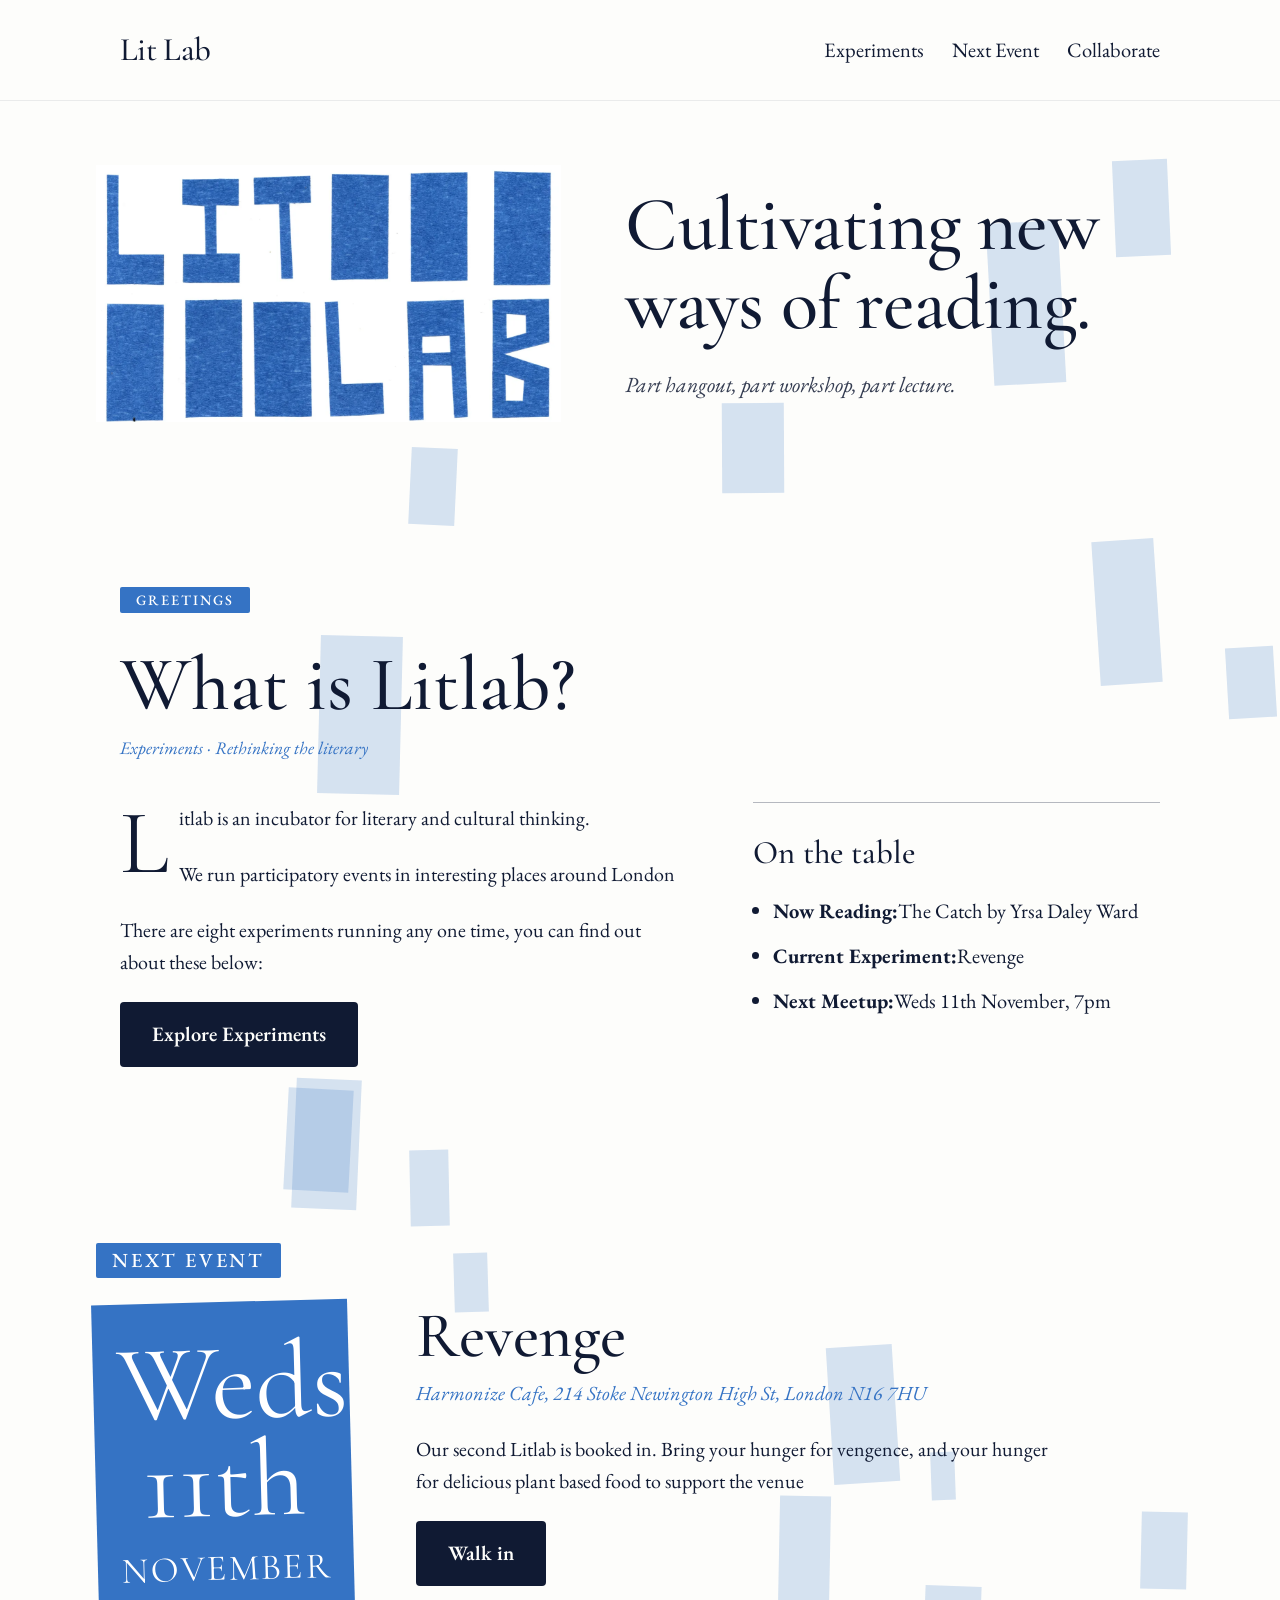
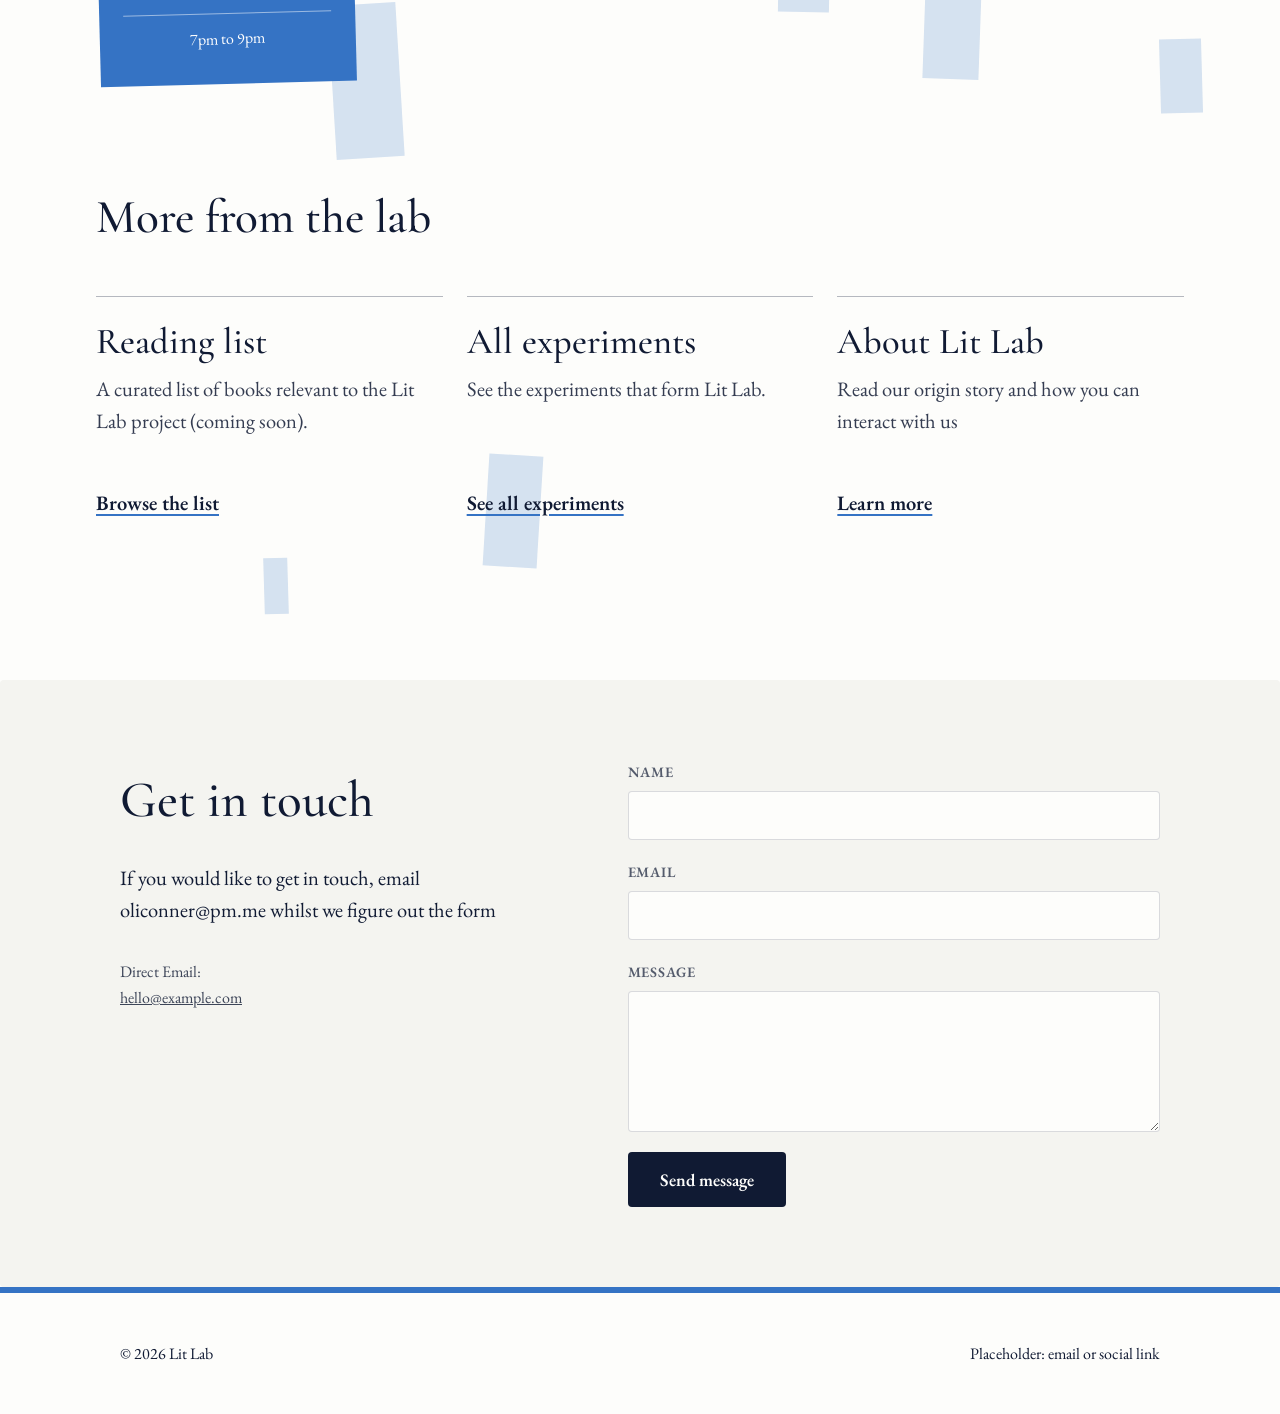
<file: index.html>
<!DOCTYPE html>
<html lang="en">
<head>
<meta charset="utf-8">
<meta name="viewport" content="width=device-width, initial-scale=1">
<title>Lit Lab</title>
<link rel="preconnect" href="https://fonts.googleapis.com">
<link rel="preconnect" href="https://fonts.gstatic.com" crossorigin>
<link href="https://fonts.googleapis.com/css2?family=Cormorant+Garamond:ital,wght@0,500;0,600;1,500&family=EB+Garamond:ital,wght@0,400;0,500;0,600;1,400&display=swap" rel="stylesheet">
<link rel="stylesheet" href="styles.css">
</head>
<body>
<div id="tape-bg" aria-hidden="true"></div>

<header>
  <div class="wrap">
    <a class="wordmark" href="#">Lit Lab</a>
    <nav>
      <a href="experiments.html">Experiments</a>
      <a href="#event">Next Event</a>
      <a href="collaborate.html">Collaborate</a>
    </nav>
  </div>
</header>

<main>
  <section class="wrap hero">
    <!-- Pulling litlab-logo.png directly from your repository root folder -->
    <img src="litlab-logo.png" alt="Lit Lab logo: blue paper-cut letters spelling LIT LAB">
    <div>
      <h1>Cultivating new ways of reading.</h1>
      <p>Part hangout, part workshop, part lecture.</p>
    </div>
  </section>

  <!-- ============================================================
       CURRENT EXPERIMENT SECTION
       ============================================================ -->
  <section class="week" id="experiment">
    <div class="wrap">
      <p class="week-label">Greetings</p>
      <h2>What is Litlab?</h2>
      <p class="byline">Experiments &middot; Rethinking the literary</p>

      <div class="week-body">
        <div>
           <p>Litlab is an incubator for literary and cultural thinking.</p>
          <p>We run participatory events in interesting places around London</p>
          <p>There are eight experiments running any one time, you can find out about these below:</p>
        <a class="ticket-btn" href="experiments.html" target="_blank" rel="noopener">Explore Experiments</a>
        </div>
        <aside>
          <h3>On the table</h3>
          <ul>
            <li><strong>Now Reading:</strong>The Catch by Yrsa Daley Ward</li>
            <li><strong>Current Experiment:</strong>Revenge</li>
            <li><strong>Next Meetup:</strong>Weds 11th November, 7pm</li>
          </ul>
        </aside>
      </div>
    </div>
  </section>

  <!-- ============================================================
       NEXT EVENT SECTION: edit the date, title, venue, description
       and the ticket link (Eventbrite, OutSavvy, Luma, etc.)
       ============================================================ -->
  <section class="wrap event" id="event">
    <p class="event-label">Next Event</p>
    <div class="event-grid">
      <div class="event-date">
        <span class="day">Weds 11th</span>
        <span class="month">November</span>
        <span class="time">7pm to 9pm</span>
      </div>
      <div>
        <h2>Revenge</h2>
        <p class="venue">Harmonize Cafe, 214 Stoke Newington High St, London N16 7HU</p>
        <p>Our second Litlab is booked in. Bring your hunger for vengence, and your hunger for delicious plant based food to support the venue</p>
        <a class="ticket-btn" href="https://www.eventbrite.com/" target="_blank" rel="noopener">Walk in</a>
      </div>
    </div>
  </section>
  <!-- ================= end of NEXT EVENT ================= -->

  <!-- ================= ARCHIVE SECTION ================= -->
  <section class="wrap more" id="archive">
    <h2>More from the lab</h2>
    <div class="blocks">
      <div class="block">
        <h3>Reading list</h3>
        <p>A curated list of books relevant to the Lit Lab project (coming soon).</p>
        <a href="reading-list.html">Browse the list</a>
      </div>
      <div class="block">
        <h3>All experiments</h3>
        <p>See the experiments that form Lit Lab.</p>
        <a href="experiments.html">See all experiments</a>
      </div>
      <div class="block">
        <h3>About Lit Lab</h3>
        <p>Read our origin story and how you can interact with us</p>
        <a href="about.html">Learn more</a>
      </div>
    </div>
  </section>

  <!-- ================= CONTACT FORM SECTION ================= -->
  <section class="contact-section" id="contact">
    <div class="wrap contact-grid">
      <div class="contact-info">
        <h2>Get in touch</h2>
        <p>If you would like to get in touch, email oliconner@pm.me whilst we figure out the form</p>
        <p style="margin-top: 2rem; font-size: 1rem; opacity: 0.8;">Direct Email:<br>
          <a href="mailto:hello@example.com">hello@example.com</a></p>
      </div>
      <div class="contact-form-wrapper">
        <!-- GitHub Pages can't process forms. Replace the action URL with your own
             Formspree (or similar) endpoint, e.g. https://formspree.io/f/abcdwxyz -->
        <form action="https://formspree.io/f/YOUR_FORM_ID" method="POST">
          <div class="form-group">
            <label for="name">Name</label>
            <input type="text" id="name" name="name" required>
          </div>
          <div class="form-group">
            <label for="email">Email</label>
            <input type="email" id="email" name="email" required>
          </div>
          <div class="form-group">
            <label for="message">Message</label>
            <textarea id="message" name="message" rows="5" required></textarea>
          </div>
          <button type="submit" class="submit-btn">Send message</button>
        </form>
      </div>
    </div>
  </section>
</main>

<footer>
  <div class="wrap">
    <span>&copy; 2026 Lit Lab</span>
    <span>Placeholder: email or social link</span>
  </div>
</footer>

<script src="tape.js"></script>

</body>
</html>
</file>
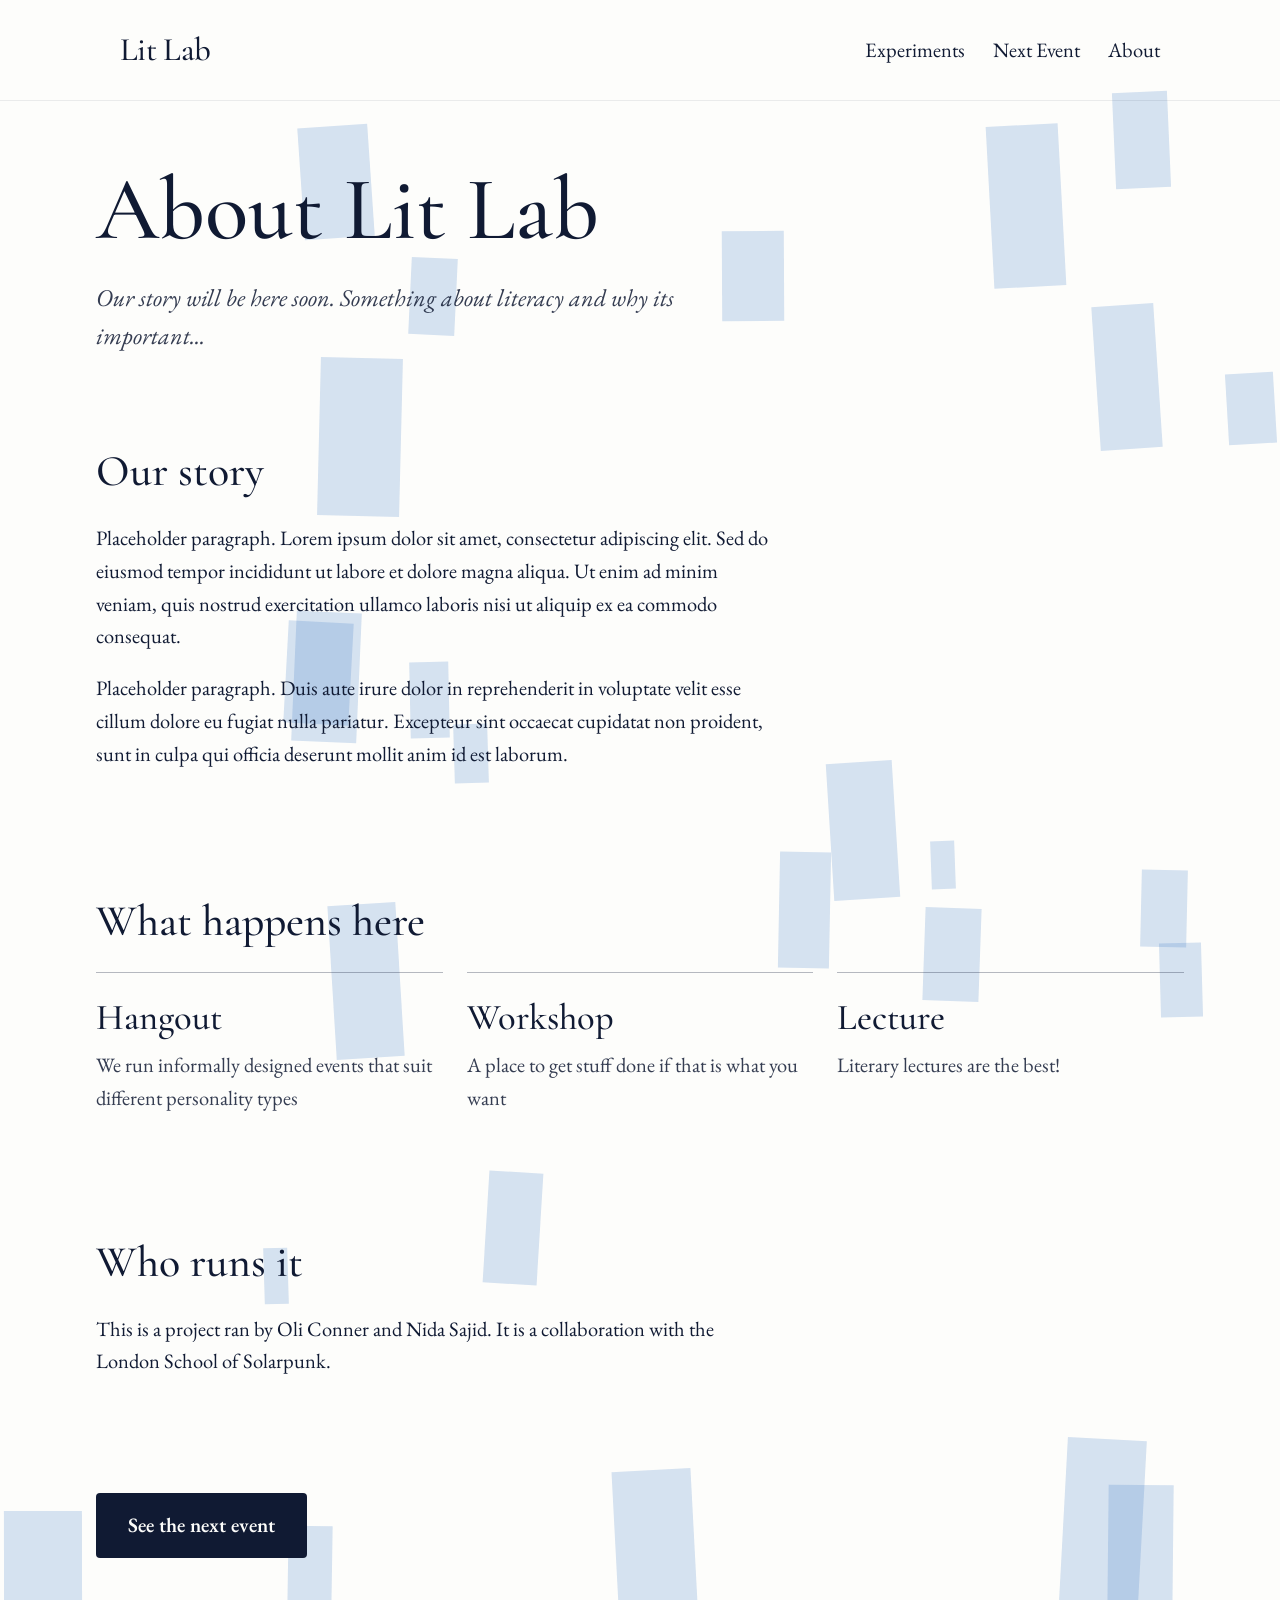
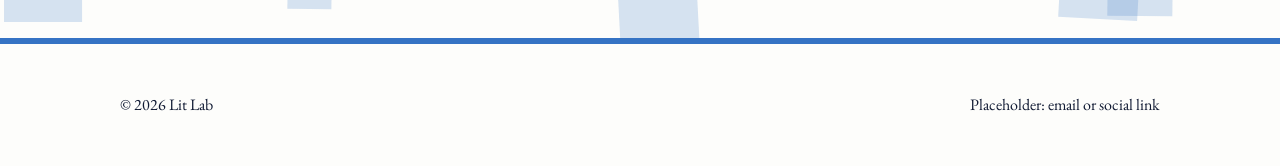
<file: about.html>
<!DOCTYPE html>
<html lang="en">
<head>
<meta charset="utf-8">
<meta name="viewport" content="width=device-width, initial-scale=1">
<title>About | Lit Lab</title>
<link rel="preconnect" href="https://fonts.googleapis.com">
<link rel="preconnect" href="https://fonts.gstatic.com" crossorigin>
<link href="https://fonts.googleapis.com/css2?family=Cormorant+Garamond:ital,wght@0,500;0,600;1,500&family=EB+Garamond:ital,wght@0,400;0,500;0,600;1,400&display=swap" rel="stylesheet">
<link rel="stylesheet" href="styles.css">
</head>
<body>
<div id="tape-bg" aria-hidden="true"></div>

<header>
  <div class="wrap">
    <a class="wordmark" href="index.html">Lit Lab</a>
    <nav>
      <a href="experiments.html">Experiments</a>
      <a href="index.html#event">Next Event</a>
      <a href="about.html">About</a>
    </nav>
  </div>
</header>

<main>
  <section class="wrap page-title">
    <h1>About Lit Lab</h1>
    <p class="lede">Our story will be here soon. Something about literacy and why its important...</p>
  </section>

  <section class="wrap about-section">
    <h2>Our story</h2>
    <div class="about-text">
      <p>Placeholder paragraph. Lorem ipsum dolor sit amet, consectetur adipiscing elit. Sed do eiusmod tempor incididunt ut labore et dolore magna aliqua. Ut enim ad minim veniam, quis nostrud exercitation ullamco laboris nisi ut aliquip ex ea commodo consequat.</p>
      <p>Placeholder paragraph. Duis aute irure dolor in reprehenderit in voluptate velit esse cillum dolore eu fugiat nulla pariatur. Excepteur sint occaecat cupidatat non proident, sunt in culpa qui officia deserunt mollit anim id est laborum.</p>
    </div>
  </section>

  <section class="wrap about-section">
    <h2>What happens here</h2>
    <div class="about-list">
      <div class="block">
        <h3>Hangout</h3>
        <p>We run informally designed events that suit different personality types</p>
      </div>
      <div class="block">
        <h3>Workshop</h3>
        <p>A place to get stuff done if that is what you want</p>
      </div>
      <div class="block">
        <h3>Lecture</h3>
        <p>Literary lectures are the best!</p>
      </div>
    </div>
  </section>

  <section class="wrap about-section">
    <h2>Who runs it</h2>
    <div class="about-text">
      <p>This is a project ran by Oli Conner and Nida Sajid. It is a collaboration with the London School of Solarpunk.</p>
    </div>
  </section>

  <section class="wrap about-cta">
    <a class="ticket-btn" href="index.html#event">See the next event</a>
  </section>
</main>

<footer>
  <div class="wrap">
    <span>&copy; 2026 Lit Lab</span>
    <span>Placeholder: email or social link</span>
  </div>
</footer>

<script src="tape.js"></script>
</body>
</html>
</file>
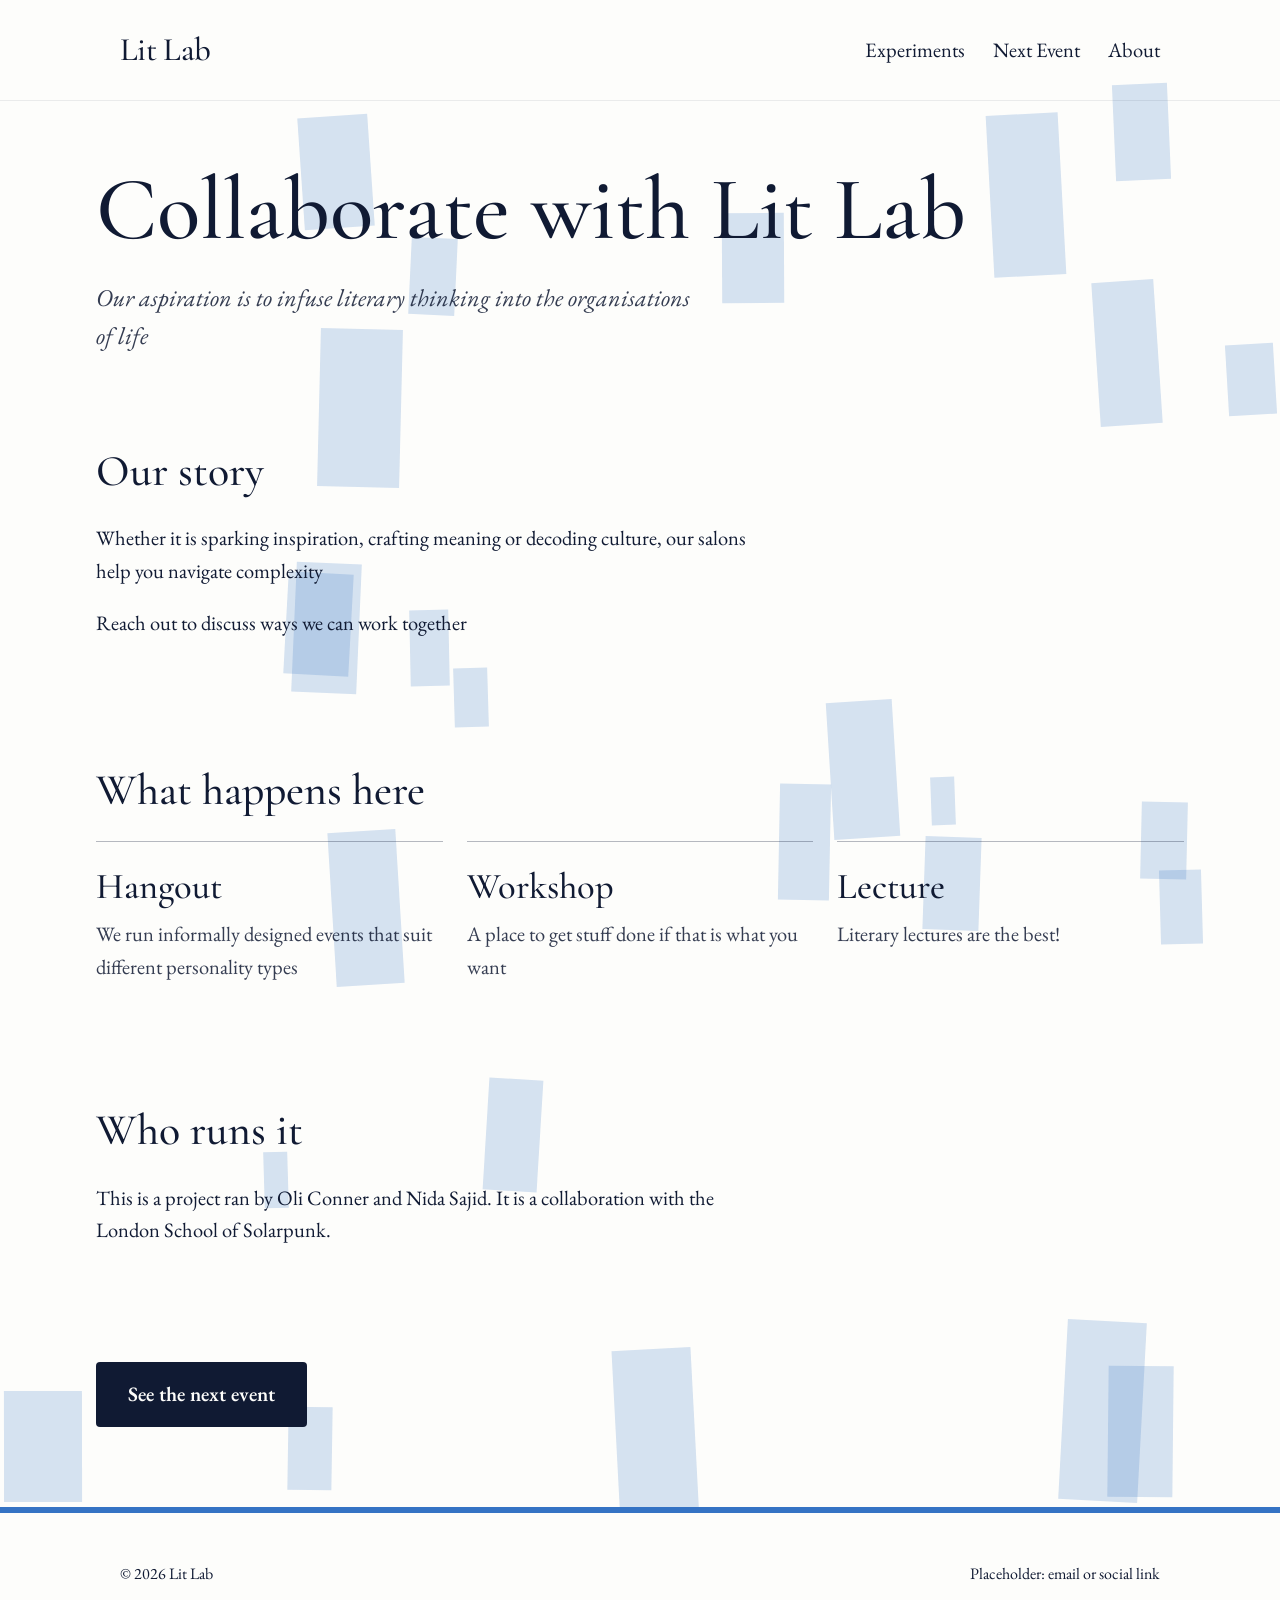
<file: collaborate.html>
<!DOCTYPE html>
<html lang="en">
<head>
<meta charset="utf-8">
<meta name="viewport" content="width=device-width, initial-scale=1">
<title>Collaborate | Lit Lab</title>
<link rel="preconnect" href="https://fonts.googleapis.com">
<link rel="preconnect" href="https://fonts.gstatic.com" crossorigin>
<link href="https://fonts.googleapis.com/css2?family=Cormorant+Garamond:ital,wght@0,500;0,600;1,500&family=EB+Garamond:ital,wght@0,400;0,500;0,600;1,400&display=swap" rel="stylesheet">
<link rel="stylesheet" href="styles.css">
</head>
<body>
<div id="tape-bg" aria-hidden="true"></div>

<header>
  <div class="wrap">
    <a class="wordmark" href="index.html">Lit Lab</a>
    <nav>
      <a href="experiments.html">Experiments</a>
      <a href="index.html#event">Next Event</a>
      <a href="about.html">About</a>
    </nav>
  </div>
</header>

<main>
  <section class="wrap page-title">
    <h1>Collaborate with Lit Lab</h1>
    <p class="lede">Our aspiration is to infuse literary thinking into the organisations of life</p>
  </section>

  <section class="wrap about-section">
    <h2>Our story</h2>
    <div class="about-text">
      <p>Whether it is sparking inspiration, crafting meaning or decoding culture, our salons help you navigate complexity</p>
      <p>Reach out to discuss ways we can work together</p>
    </div>
  </section>

  <section class="wrap about-section">
    <h2>What happens here</h2>
    <div class="about-list">
      <div class="block">
        <h3>Hangout</h3>
        <p>We run informally designed events that suit different personality types</p>
      </div>
      <div class="block">
        <h3>Workshop</h3>
        <p>A place to get stuff done if that is what you want</p>
      </div>
      <div class="block">
        <h3>Lecture</h3>
        <p>Literary lectures are the best!</p>
      </div>
    </div>
  </section>

  <section class="wrap about-section">
    <h2>Who runs it</h2>
    <div class="about-text">
      <p>This is a project ran by Oli Conner and Nida Sajid. It is a collaboration with the London School of Solarpunk.</p>
    </div>
  </section>

  <section class="wrap about-cta">
    <a class="ticket-btn" href="index.html#event">See the next event</a>
  </section>
</main>

<footer>
  <div class="wrap">
    <span>&copy; 2026 Lit Lab</span>
    <span>Placeholder: email or social link</span>
  </div>
</footer>

<script src="tape.js"></script>
</body>
</html>
</file>
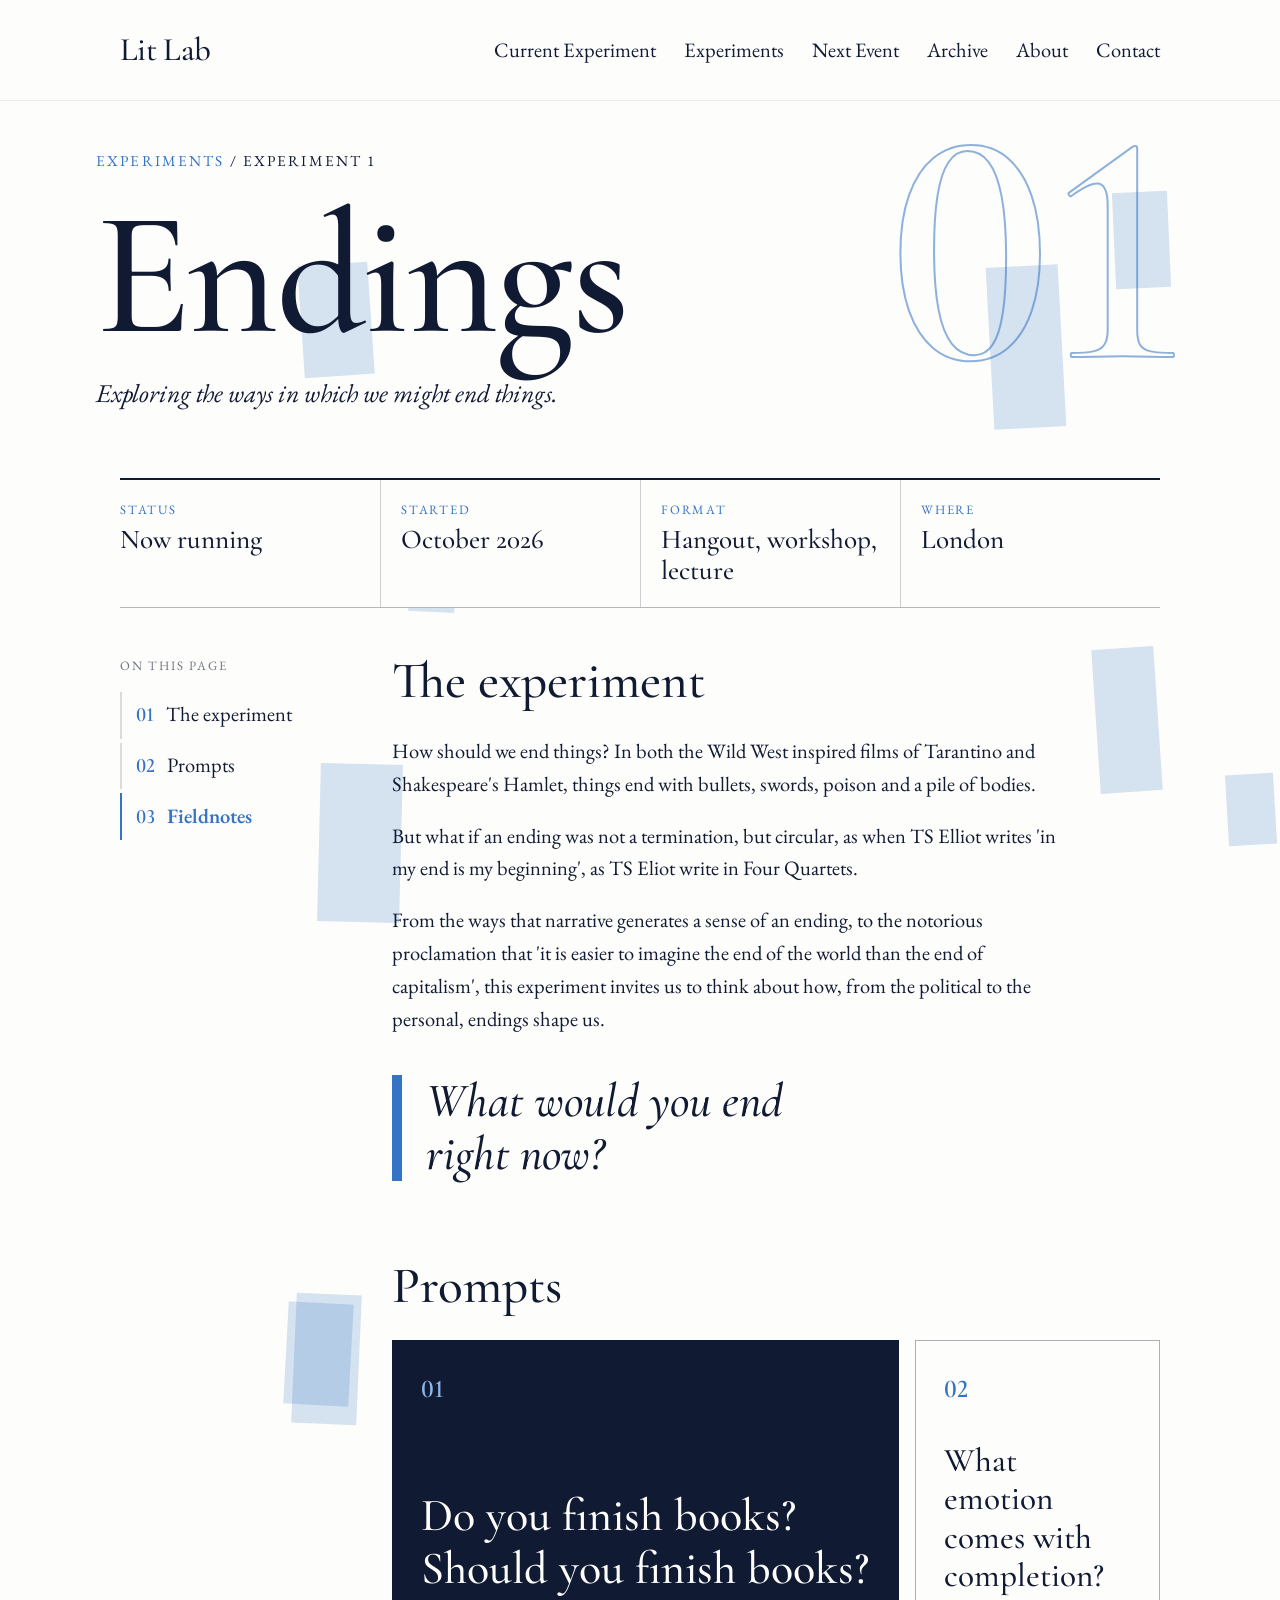
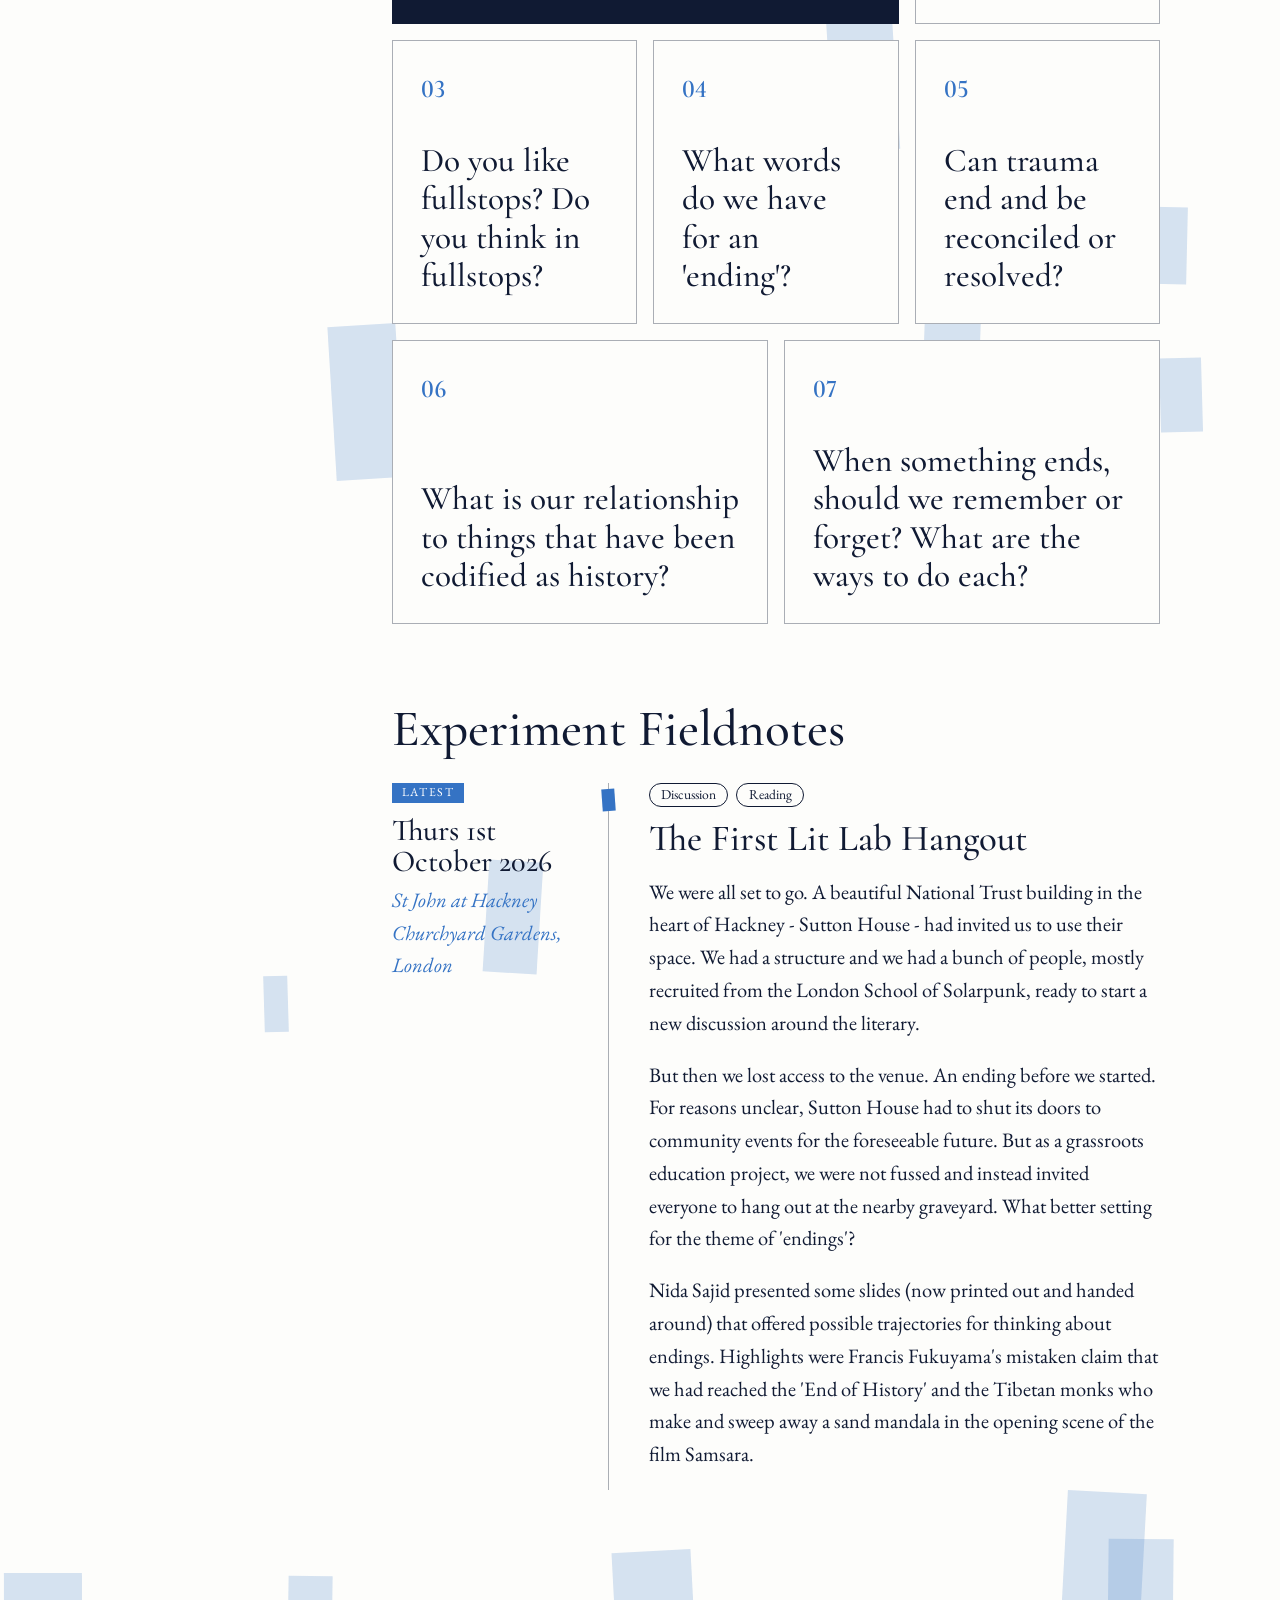
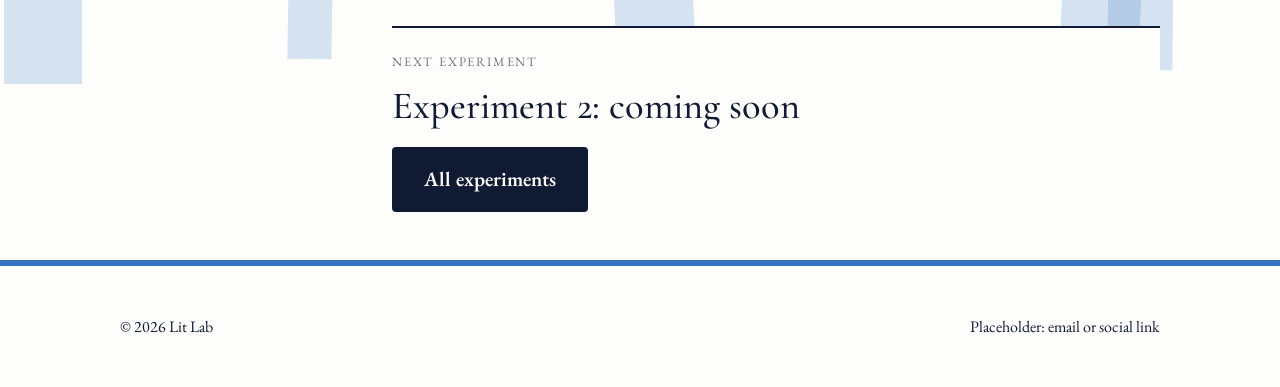
<file: experiment-1-endings.html>
<!DOCTYPE html>
<html lang="en">
<head>
<meta charset="utf-8">
<meta name="viewport" content="width=device-width, initial-scale=1">
<title>Experiment 1: Endings | Lit Lab</title>
<link rel="preconnect" href="https://fonts.googleapis.com">
<link rel="preconnect" href="https://fonts.gstatic.com" crossorigin>
<link href="https://fonts.googleapis.com/css2?family=Cormorant+Garamond:ital,wght@0,500;0,600;1,500&family=EB+Garamond:ital,wght@0,400;0,500;0,600;1,400&display=swap" rel="stylesheet">
<link rel="stylesheet" href="styles.css">
</head>
<body>
<div id="tape-bg" aria-hidden="true"></div>

<header>
  <div class="wrap">
    <a class="wordmark" href="index.html">Lit Lab</a>
    <nav>
      <a href="index.html#experiment">Current Experiment</a>
      <a href="experiments.html">Experiments</a>
      <a href="index.html#event">Next Event</a>
      <a href="index.html#archive">Archive</a>
      <a href="about.html">About</a>
      <a href="index.html#contact">Contact</a>
    </nav>
  </div>
</header>

<main>
  <!-- ================= HERO ================= -->
  <section class="wrap exp-hero">
    <span class="exp-ghost" aria-hidden="true">01</span>
    <p class="crumbs"><a href="experiments.html">Experiments</a> / Experiment 1</p>
    <h1>Endings</h1>
    <p class="lede">Exploring the ways in which we might end things.</p>
  </section>

  <!-- Quick facts: edit freely -->
  <section class="wrap">
    <dl class="exp-meta">
      <div><dt>Status</dt><dd>Now running</dd></div>
      <div><dt>Started</dt><dd>October 2026</dd></div>
      <div><dt>Format</dt><dd>Hangout, workshop, lecture</dd></div>
      <div><dt>Where</dt><dd>London</dd></div>
    </dl>
  </section>

  <div class="wrap exp-layout">
    <aside class="exp-toc" aria-label="On this page">
      <p class="toc-title">On this page</p>
      <a href="#overview" class="active"><span>01</span>The experiment</a>
      <a href="#prompts"><span>02</span>Prompts</a>
      <a href="#fieldnotes"><span>03</span>Fieldnotes</a>
    </aside>

    <div class="exp-content">

      <!-- ================= DESCRIPTION ================= -->
      <section class="exp-section" id="overview">
        <h2>The experiment</h2>
        <div class="about-text">
          <p>How should we end things? In both the Wild West inspired films of Tarantino and Shakespeare's Hamlet, things end with bullets, swords, poison and a pile of bodies. </p>
          <p>But what if an ending was not a termination, but circular, as when TS Elliot writes 'in my end is my beginning', as TS Eliot write in Four Quartets.</p>
          <p>From the ways that narrative generates a sense of an ending, to the notorious proclamation that 'it is easier to imagine the end of the world than the end of capitalism', this experiment invites us to think about how, from the political to the personal, endings shape us.</p>
        </div>
        <blockquote class="pull">What would you end right now?</blockquote>
      </section>

      <!-- ================= PROMPTS: 5 to 7 questions, edit freely ================= -->
      <section class="exp-section" id="prompts">
        <h2>Prompts</h2>
        <ol class="prompt-grid">
        <li class="prompt-card reveal"><span class="prompt-num">01</span><p>Do you finish books? Should you finish books?</p></li>
        <li class="prompt-card reveal"><span class="prompt-num">02</span><p>What emotion comes with completion?</p></li>
        <li class="prompt-card reveal"><span class="prompt-num">03</span><p>Do you like fullstops? Do you think in fullstops? </p></li>
        <li class="prompt-card reveal"><span class="prompt-num">04</span><p>What words do we have for an 'ending'?</p></li>
        <li class="prompt-card reveal"><span class="prompt-num">05</span><p>Can trauma end and be reconciled or resolved?</p></li>
        <li class="prompt-card reveal"><span class="prompt-num">06</span><p>What is our relationship to things that have been codified as history?</p></li>
        <li class="prompt-card reveal"><span class="prompt-num">07</span><p>When something ends, should we remember or forget? What are the ways to do each?</p></li>
        </ol>
      </section>

      <!-- ============================================================
           EXPERIMENT FIELDNOTES: newest first.
           To add an entry, copy a whole <article class="fieldnote"> block,
           paste it at the TOP of the list, then change the date, location,
           tags, title and paragraphs. The top entry is labelled "Latest"
           automatically.
           ============================================================ -->
      <section class="exp-section" id="fieldnotes">
        <h2>Experiment Fieldnotes</h2>
        <div class="fieldnotes">
      <article class="fieldnote reveal">
        <div class="fieldnote-meta">
          <time class="fieldnote-date">Thurs 1st October 2026</time>
          <span class="fieldnote-loc">St John at Hackney Churchyard Gardens, London</span>
        </div>
        <div class="fieldnote-body">
          <div class="tags"><span class="tag">Discussion</span><span class="tag">Reading</span></div>
          <h3>The First Lit Lab Hangout</h3>
          <p>We were all set to go. A beautiful National Trust building in the heart of Hackney - Sutton House - had invited us to use their space. We had a structure and we had a bunch of people, mostly recruited from the London School of Solarpunk, ready to start a new discussion around the literary. </p>
          <p>But then we lost access to the venue. An ending before we started. For reasons unclear, Sutton House had to shut its doors to community events for the foreseeable future. But as a grassroots education project, we were not fussed and instead invited everyone to hang out at the nearby graveyard. What better setting for the theme of 'endings'?</p>
          <p>Nida Sajid presented some slides (now printed out and handed around) that offered possible trajectories for thinking about endings. Highlights were Francis Fukuyama's mistaken claim that we had reached the 'End of History' and the Tibetan monks who make and sweep away a sand mandala in the opening scene of the film Samsara.</p>
        </div>
        </div>
      </section>

      <section class="exp-next">
        <p class="toc-title">Next experiment</p>
        <p class="next-title">Experiment 2: coming soon</p>
        <a class="ticket-btn" href="experiments.html">All experiments</a>
      </section>
    </div>
  </div>
</main>

<footer>
  <div class="wrap">
    <span>&copy; 2026 Lit Lab</span>
    <span>Placeholder: email or social link</span>
  </div>
</footer>

<script src="tape.js"></script>
</body>
</html>
</file>
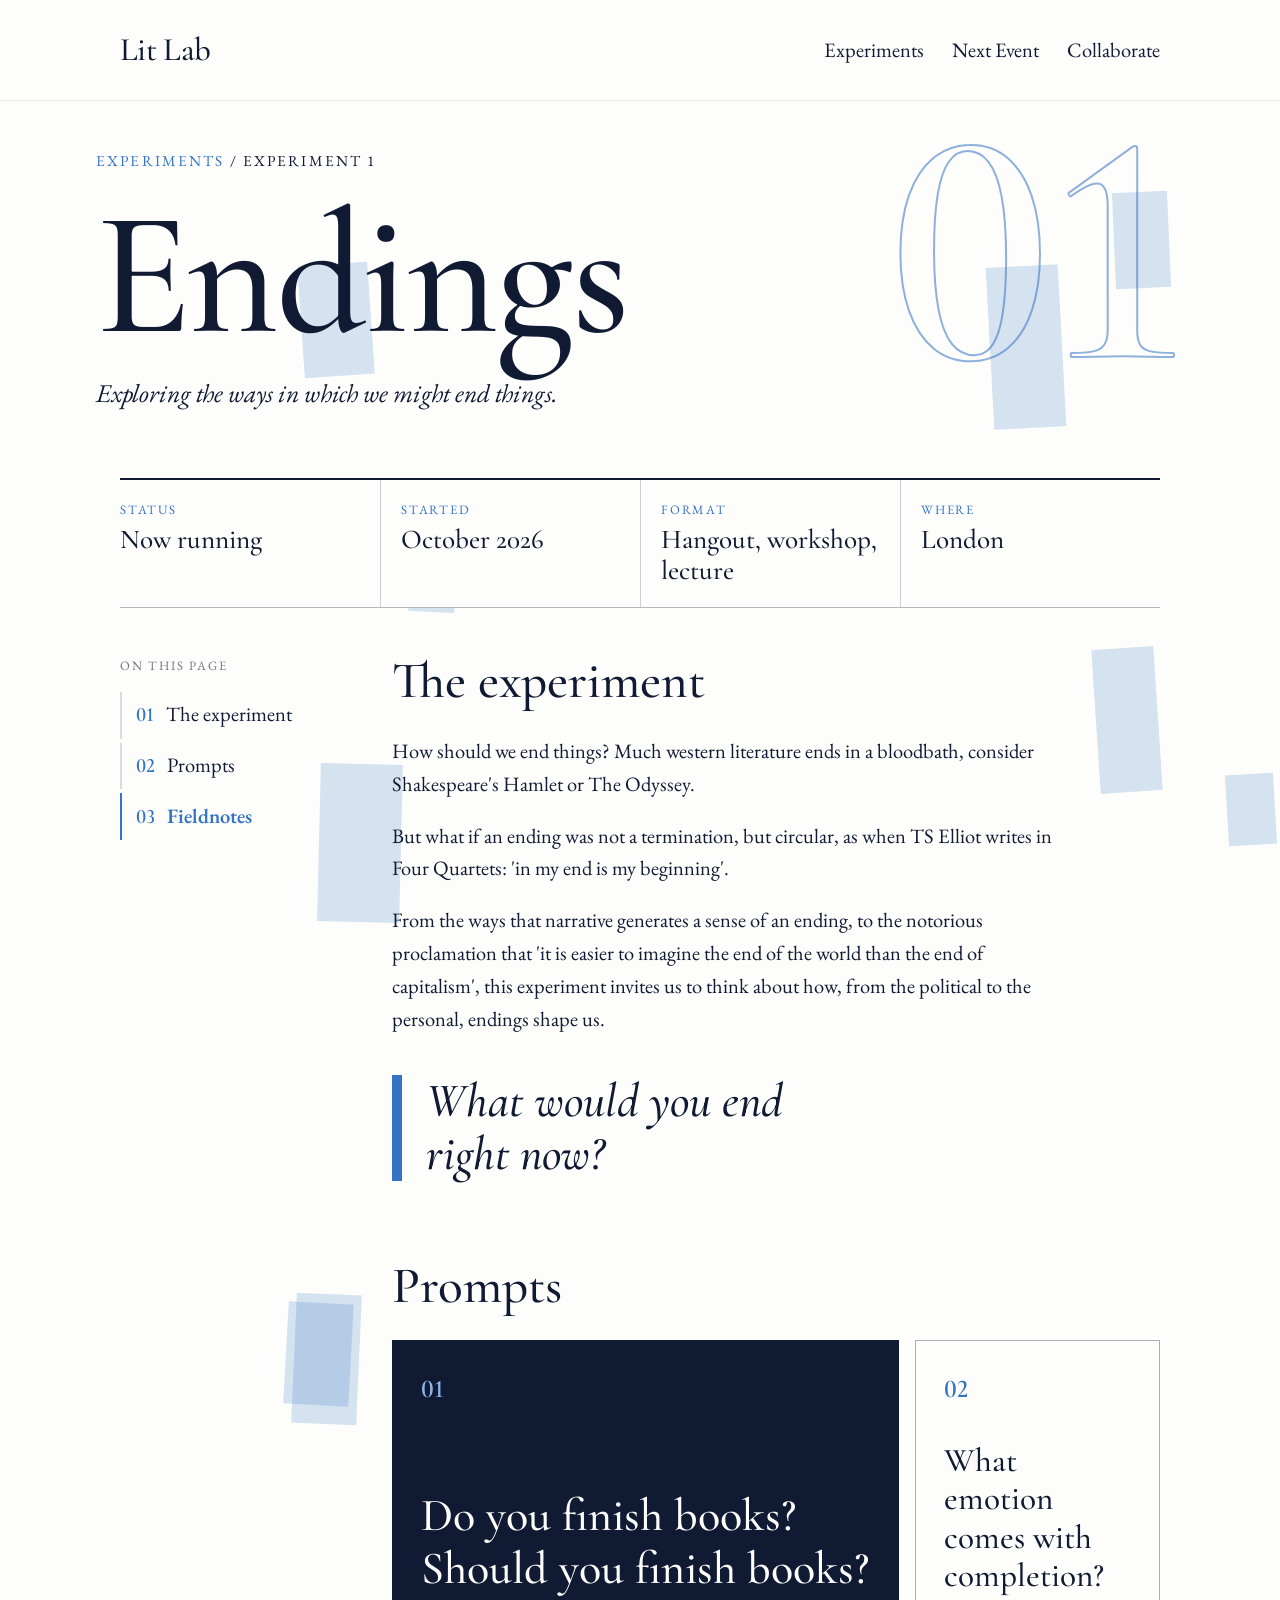
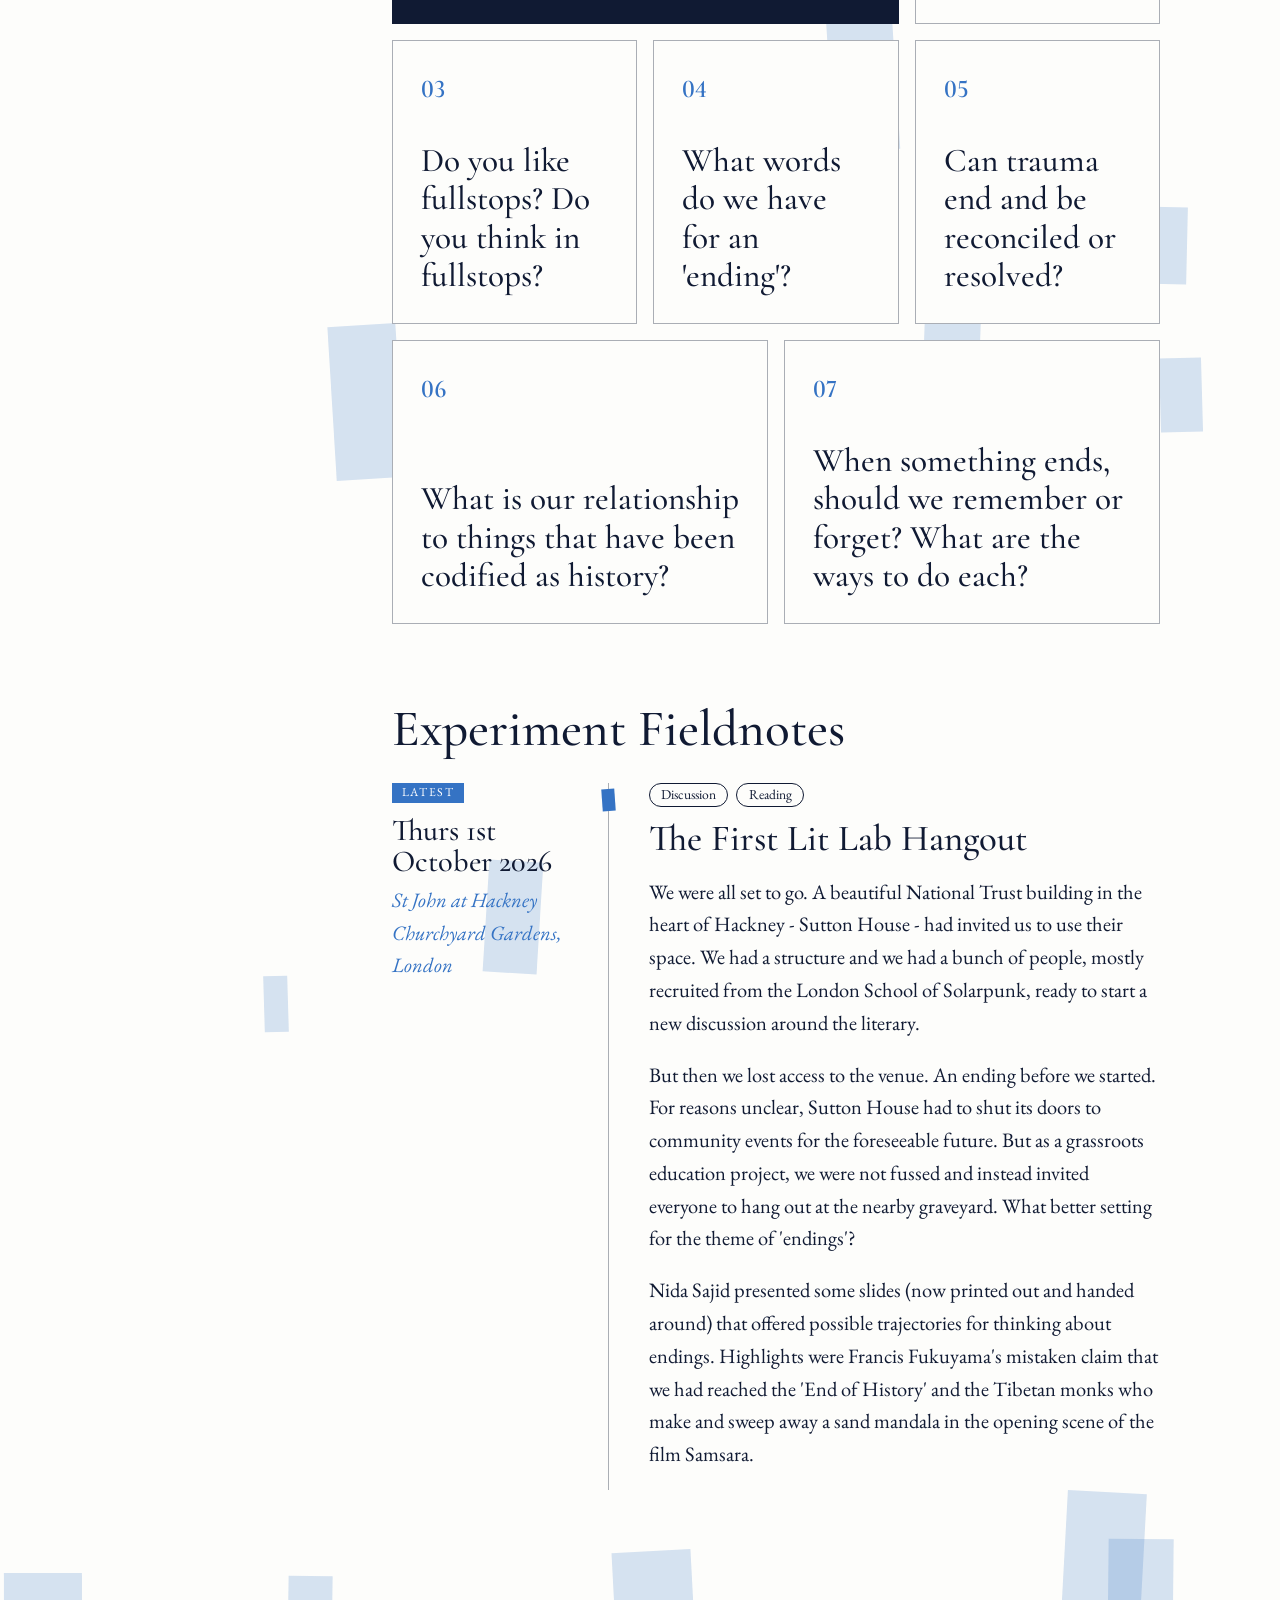
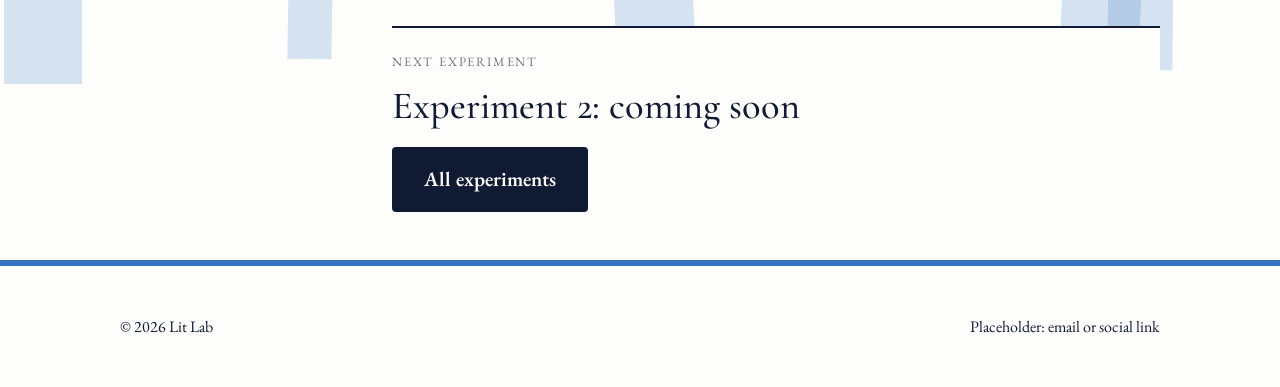
<file: experiment-1.html>
<!DOCTYPE html>
<html lang="en">
<head>
<meta charset="utf-8">
<meta name="viewport" content="width=device-width, initial-scale=1">
<title>Experiment 1: Endings | Lit Lab</title>
<link rel="preconnect" href="https://fonts.googleapis.com">
<link rel="preconnect" href="https://fonts.gstatic.com" crossorigin>
<link href="https://fonts.googleapis.com/css2?family=Cormorant+Garamond:ital,wght@0,500;0,600;1,500&family=EB+Garamond:ital,wght@0,400;0,500;0,600;1,400&display=swap" rel="stylesheet">
<link rel="stylesheet" href="styles.css">
</head>
<body>
<div id="tape-bg" aria-hidden="true"></div>

<header>
  <div class="wrap">
    <a class="wordmark" href="index.html">Lit Lab</a>
    <nav>
      <a href="experiments.html">Experiments</a>
      <a href="#event">Next Event</a>
      <a href="collaborate.html">Collaborate</a>
    </nav>
  </div>
</header>

<main>
  <!-- ================= HERO ================= -->
  <section class="wrap exp-hero">
    <span class="exp-ghost" aria-hidden="true">01</span>
    <p class="crumbs"><a href="experiments.html">Experiments</a> / Experiment 1</p>
    <h1>Endings</h1>
    <p class="lede">Exploring the ways in which we might end things.</p>
  </section>

  <!-- Quick facts: edit freely -->
  <section class="wrap">
    <dl class="exp-meta">
      <div><dt>Status</dt><dd>Now running</dd></div>
      <div><dt>Started</dt><dd>October 2026</dd></div>
      <div><dt>Format</dt><dd>Hangout, workshop, lecture</dd></div>
      <div><dt>Where</dt><dd>London</dd></div>
    </dl>
  </section>

  <div class="wrap exp-layout">
    <aside class="exp-toc" aria-label="On this page">
      <p class="toc-title">On this page</p>
      <a href="#overview" class="active"><span>01</span>The experiment</a>
      <a href="#prompts"><span>02</span>Prompts</a>
      <a href="#fieldnotes"><span>03</span>Fieldnotes</a>
    </aside>

    <div class="exp-content">

      <!-- ================= DESCRIPTION ================= -->
      <section class="exp-section" id="overview">
        <h2>The experiment</h2>
        <div class="about-text">           
          <p>How should we end things? Much western literature ends in a bloodbath, consider Shakespeare's Hamlet or The Odyssey. </p>
          <p>But what if an ending was not a termination, but circular, as when TS Elliot writes in Four Quartets: 'in my end is my beginning'.</p>
          <p>From the ways that narrative generates a sense of an ending, to the notorious proclamation that 'it is easier to imagine the end of the world than the end of capitalism', this experiment invites us to think about how, from the political to the personal, endings shape us.</p>
        </div>
        <blockquote class="pull">What would you end right now?</blockquote>
      </section>

      <!-- ================= PROMPTS: 5 to 7 questions, edit freely ================= -->
      <section class="exp-section" id="prompts">
        <h2>Prompts</h2>
        <ol class="prompt-grid">
        <li class="prompt-card reveal"><span class="prompt-num">01</span><p>Do you finish books? Should you finish books?</p></li>
        <li class="prompt-card reveal"><span class="prompt-num">02</span><p>What emotion comes with completion?</p></li>
        <li class="prompt-card reveal"><span class="prompt-num">03</span><p>Do you like fullstops? Do you think in fullstops? </p></li>
        <li class="prompt-card reveal"><span class="prompt-num">04</span><p>What words do we have for an 'ending'?</p></li>
        <li class="prompt-card reveal"><span class="prompt-num">05</span><p>Can trauma end and be reconciled or resolved?</p></li>
        <li class="prompt-card reveal"><span class="prompt-num">06</span><p>What is our relationship to things that have been codified as history?</p></li>
        <li class="prompt-card reveal"><span class="prompt-num">07</span><p>When something ends, should we remember or forget? What are the ways to do each?</p></li>
        </ol>
      </section>

      <!-- ============================================================
           EXPERIMENT FIELDNOTES: newest first.
           To add an entry, copy a whole <article class="fieldnote"> block,
           paste it at the TOP of the list, then change the date, location,
           tags, title and paragraphs. The top entry is labelled "Latest"
           automatically.
           ============================================================ -->
      <section class="exp-section" id="fieldnotes">
        <h2>Experiment Fieldnotes</h2>
        <div class="fieldnotes">
      <article class="fieldnote reveal">
        <div class="fieldnote-meta">
          <time class="fieldnote-date">Thurs 1st October 2026</time>
          <span class="fieldnote-loc">St John at Hackney Churchyard Gardens, London</span>
        </div>
        <div class="fieldnote-body">
          <div class="tags"><span class="tag">Discussion</span><span class="tag">Reading</span></div>
          <h3>The First Lit Lab Hangout</h3>
          <p>We were all set to go. A beautiful National Trust building in the heart of Hackney - Sutton House - had invited us to use their space. We had a structure and we had a bunch of people, mostly recruited from the London School of Solarpunk, ready to start a new discussion around the literary. </p>
          <p>But then we lost access to the venue. An ending before we started. For reasons unclear, Sutton House had to shut its doors to community events for the foreseeable future. But as a grassroots education project, we were not fussed and instead invited everyone to hang out at the nearby graveyard. What better setting for the theme of 'endings'?</p>
          <p>Nida Sajid presented some slides (now printed out and handed around) that offered possible trajectories for thinking about endings. Highlights were Francis Fukuyama's mistaken claim that we had reached the 'End of History' and the Tibetan monks who make and sweep away a sand mandala in the opening scene of the film Samsara.</p>
        </div>
        </div>
      </section>

      <section class="exp-next">
        <p class="toc-title">Next experiment</p>
        <p class="next-title">Experiment 2: coming soon</p>
        <a class="ticket-btn" href="experiments.html">All experiments</a>
      </section>
    </div>
  </div>
</main>

<footer>
  <div class="wrap">
    <span>&copy; 2026 Lit Lab</span>
    <span>Placeholder: email or social link</span>
  </div>
</footer>

<script src="tape.js"></script>
</body>
</html>
</file>
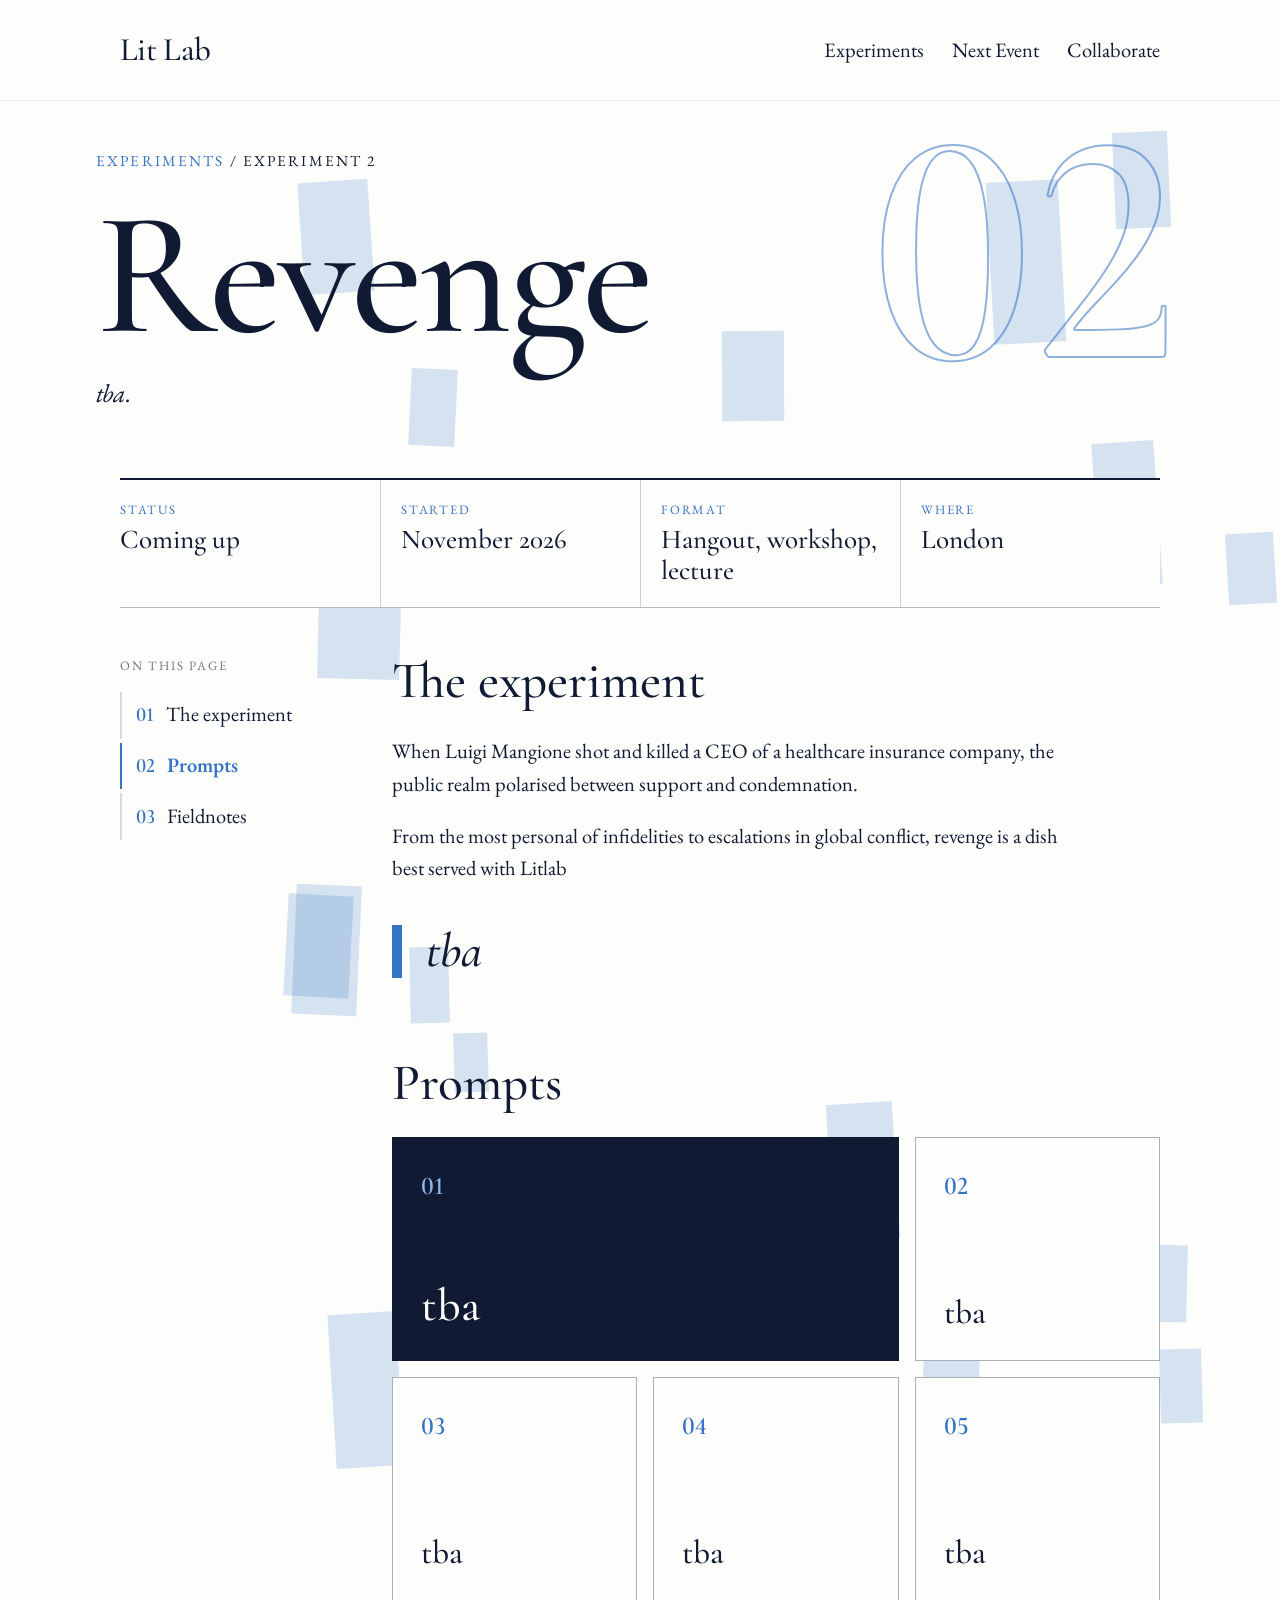
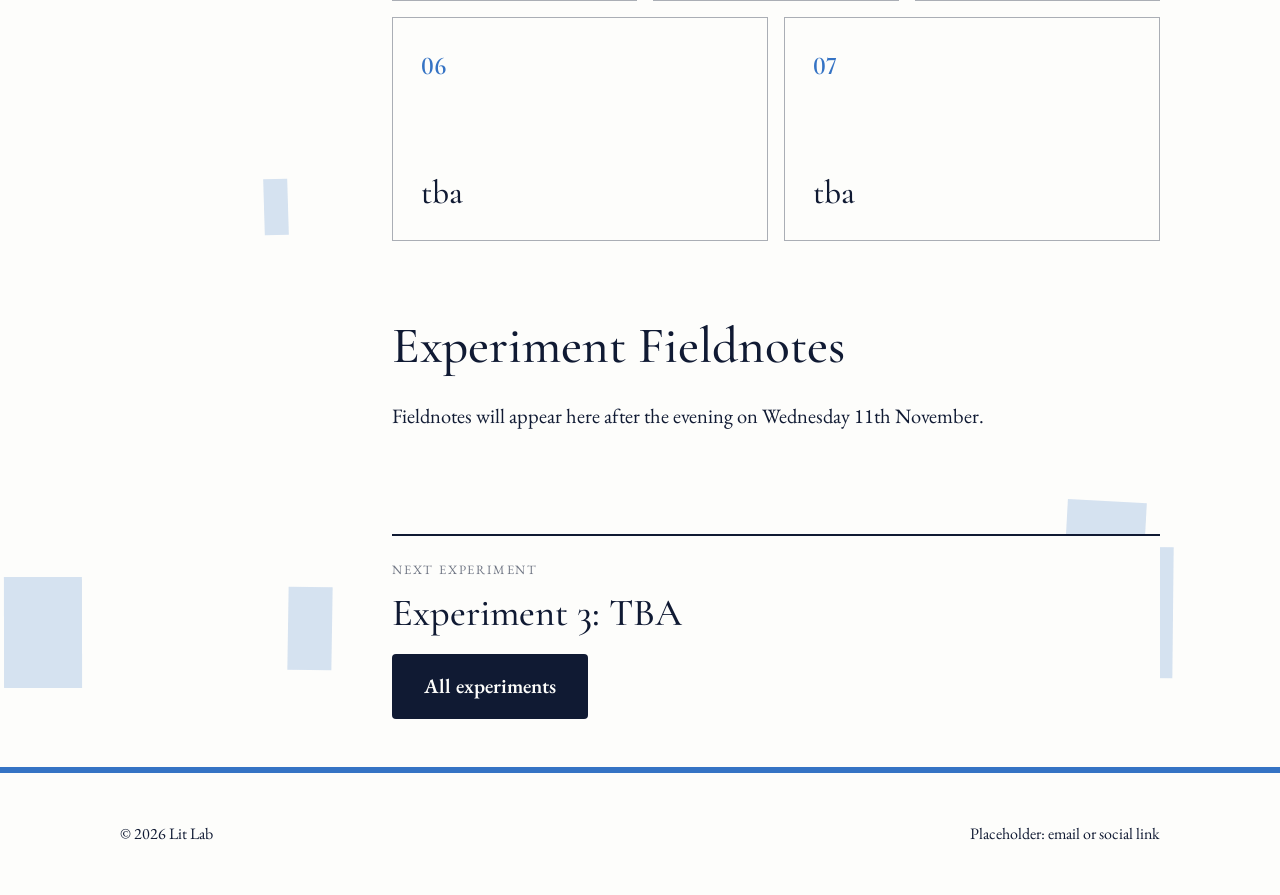
<file: experiment-2-revenge.html>
<!DOCTYPE html>
<html lang="en">
<head>
<meta charset="utf-8">
<meta name="viewport" content="width=device-width, initial-scale=1">
<title>Experiment 2: Revenge | Lit Lab</title>
<link rel="preconnect" href="https://fonts.googleapis.com">
<link rel="preconnect" href="https://fonts.gstatic.com" crossorigin>
<link href="https://fonts.googleapis.com/css2?family=Cormorant+Garamond:ital,wght@0,500;0,600;1,500&family=EB+Garamond:ital,wght@0,400;0,500;0,600;1,400&display=swap" rel="stylesheet">
<link rel="stylesheet" href="styles.css">
</head>
<body>
<div id="tape-bg" aria-hidden="true"></div>

<header>
  <div class="wrap">
    <a class="wordmark" href="index.html">Lit Lab</a>
    <nav>
      <a href="experiments.html">Experiments</a>
      <a href="#event">Next Event</a>
      <a href="collaborate.html">Collaborate</a>
    </nav>
  </div>
</header>

<main>
  <!-- ================= HERO ================= -->
  <section class="wrap exp-hero">
    <span class="exp-ghost" aria-hidden="true">02</span>
    <p class="crumbs"><a href="experiments.html">Experiments</a> / Experiment 2</p>
    <h1>Revenge</h1>
    <p class="lede">tba.</p>
  </section>

  <!-- Quick facts: edit freely -->
  <section class="wrap">
    <dl class="exp-meta">
      <div><dt>Status</dt><dd>Coming up</dd></div>
      <div><dt>Started</dt><dd>November 2026</dd></div>
      <div><dt>Format</dt><dd>Hangout, workshop, lecture</dd></div>
      <div><dt>Where</dt><dd>London</dd></div>
    </dl>
  </section>

  <div class="wrap exp-layout">
    <aside class="exp-toc" aria-label="On this page">
      <p class="toc-title">On this page</p>
      <a href="#overview" class="active"><span>01</span>The experiment</a>
      <a href="#prompts"><span>02</span>Prompts</a>
      <a href="#fieldnotes"><span>03</span>Fieldnotes</a>
    </aside>

    <div class="exp-content">

      <!-- ================= DESCRIPTION ================= -->
      <section class="exp-section" id="overview">
        <h2>The experiment</h2>
        <div class="about-text">
          <p>When Luigi Mangione shot and killed a CEO of a healthcare insurance company, the public realm polarised between support and condemnation. </p>
          <p>From the most personal of infidelities to escalations in global conflict, revenge is a dish best served with Litlab</p>
        </div>
        <blockquote class="pull">tba</blockquote>
      </section>

      <!-- ================= PROMPTS: 5 to 7 questions, edit freely ================= -->
      <section class="exp-section" id="prompts">
        <h2>Prompts</h2>
        <ol class="prompt-grid">
        <li class="prompt-card reveal"><span class="prompt-num">01</span><p>tba</p></li>
        <li class="prompt-card reveal"><span class="prompt-num">02</span><p>tba</p></li>
        <li class="prompt-card reveal"><span class="prompt-num">03</span><p>tba</p></li>
        <li class="prompt-card reveal"><span class="prompt-num">04</span><p>tba</p></li>
        <li class="prompt-card reveal"><span class="prompt-num">05</span><p>tba</p></li>
        <li class="prompt-card reveal"><span class="prompt-num">06</span><p>tba</p></li>
        <li class="prompt-card reveal"><span class="prompt-num">07</span><p>tba</p></li>
        </ol>
      </section>

      <!-- ============================================================
           EXPERIMENT FIELDNOTES: newest first.
           To add an entry, copy a whole <article class="fieldnote"> block,
           paste it at the TOP of the list, then change the date, location,
           tags, title and paragraphs. The top entry is labelled "Latest"
           automatically.
           ============================================================ -->
      <section class="exp-section" id="fieldnotes">
        <h2>Experiment Fieldnotes</h2>
        <div class="fieldnotes">
          <p class="empty-note">Fieldnotes will appear here after the evening on Wednesday 11th November.</p>
          <!-- TEMPLATE for a fieldnote. Delete the empty-note line above, then copy this block
               (without the comment markers) and fill it in. Newest goes at the top.
          <article class="fieldnote reveal">
            <div class="fieldnote-meta">
              <time class="fieldnote-date">Wed 11th November 2026</time>
              <span class="fieldnote-loc">Harmonize Cafe, London</span>
            </div>
            <div class="fieldnote-body">
              <div class="tags"><span class="tag">Discussion</span></div>
              <h3>Title of the entry</h3>
              <p>First paragraph.</p>
              <p>Second paragraph.</p>
            </div>
          </article>
          -->
        </div>
      </section>

      <section class="exp-next">
        <p class="toc-title">Next experiment</p>
        <p class="next-title">Experiment 3: TBA</p>
        <a class="ticket-btn" href="experiments.html">All experiments</a>
      </section>
    </div>
  </div>
</main>

<footer>
  <div class="wrap">
    <span>&copy; 2026 Lit Lab</span>
    <span>Placeholder: email or social link</span>
  </div>
</footer>

<script src="tape.js"></script>
</body>
</html>
</file>
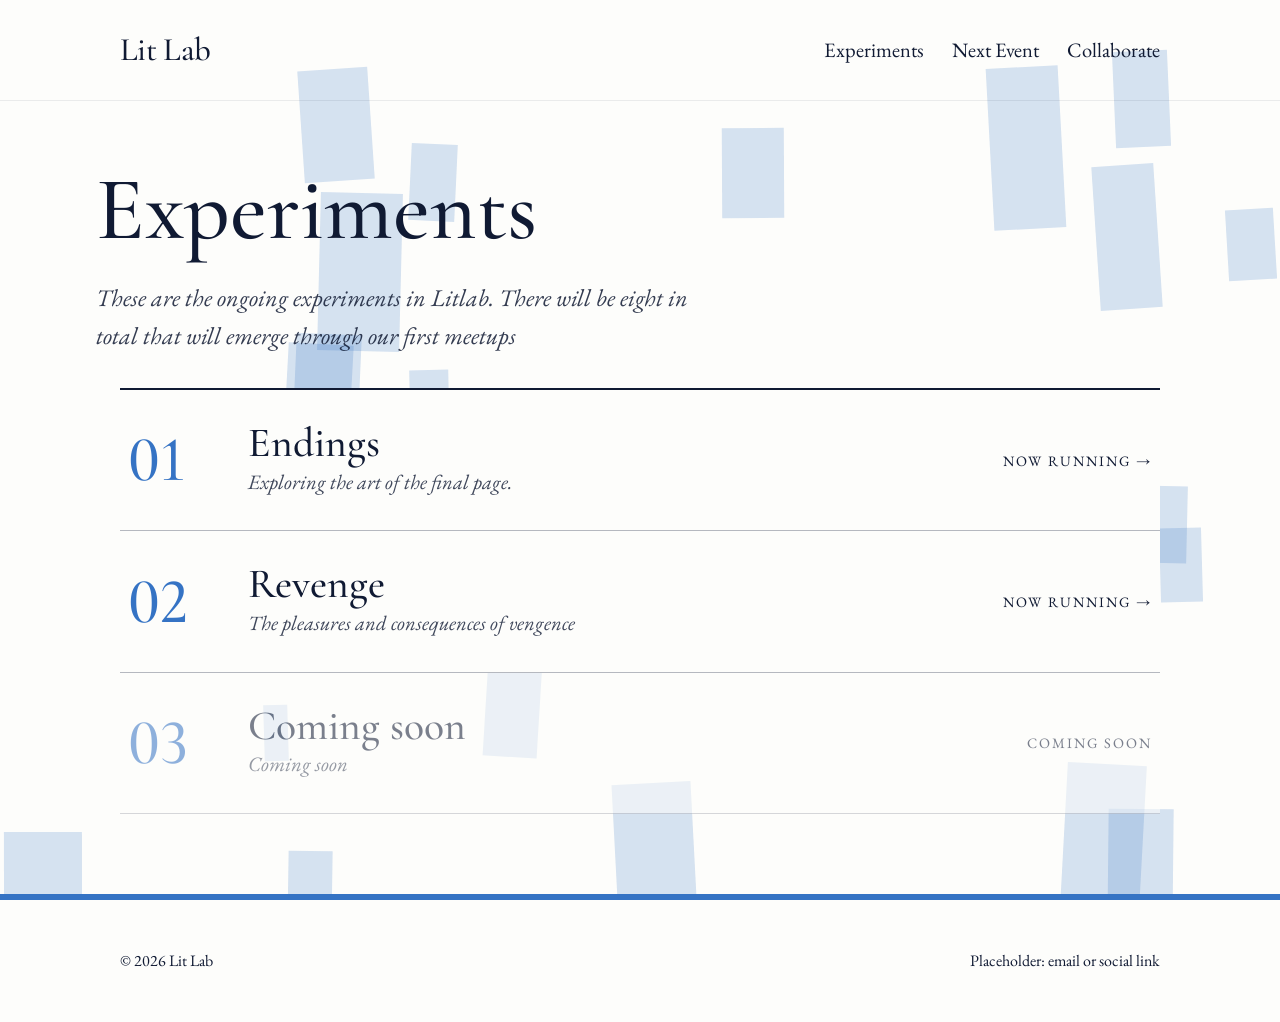
<file: experiments.html>
<!DOCTYPE html>
<html lang="en">
<head>
<meta charset="utf-8">
<meta name="viewport" content="width=device-width, initial-scale=1">
<title>Experiments | Lit Lab</title>
<link rel="preconnect" href="https://fonts.googleapis.com">
<link rel="preconnect" href="https://fonts.gstatic.com" crossorigin>
<link href="https://fonts.googleapis.com/css2?family=Cormorant+Garamond:ital,wght@0,500;0,600;1,500&family=EB+Garamond:ital,wght@0,400;0,500;0,600;1,400&display=swap" rel="stylesheet">
<link rel="stylesheet" href="styles.css">
</head>
<body>
<div id="tape-bg" aria-hidden="true"></div>

<header>
  <div class="wrap">
    <a class="wordmark" href="index.html">Lit Lab</a>
    <nav>
      <a href="experiments.html">Experiments</a>
      <a href="#event">Next Event</a>
      <a href="collaborate.html">Collaborate</a>
    </nav>
  </div>
</header>

<main>
  <section class="wrap page-title">
    <h1>Experiments</h1>
    <p class="lede">These are the ongoing experiments in Litlab. There will be eight in total that will emerge through our first meetups</p>
  </section>

  <!-- To add an experiment, copy a whole <li> and change the number, title, text and link -->
  <section class="wrap">
    <ul class="exp-index">
      <li>
        <a href="experiment-1.html">
          <span class="idx-num">01</span>
          <span class="idx-text"><strong>Endings</strong><em>Exploring the art of the final page.</em></span>
          <span class="idx-status">Now running &rarr;</span>
        </a>
      </li>
            <li>
        <a href="experiment-2-revenge.html">
          <span class="idx-num">02</span>
          <span class="idx-text"><strong>Revenge</strong><em>The pleasures and consequences of vengence</em></span>
          <span class="idx-status">Now running &rarr;</span>
        </a>
      </li>
      <li class="soon">
        <span class="idx-num">03</span>
        <span class="idx-text"><strong>Coming soon</strong><em>Coming soon</em></span>
        <span class="idx-status">Coming soon</span>
      </li>
    </ul>
  </section>
</main>

<footer>
  <div class="wrap">
    <span>&copy; 2026 Lit Lab</span>
    <span>Placeholder: email or social link</span>
  </div>
</footer>

<script src="tape.js"></script>
</body>
</html>
</file>
<file: styles.css>
:root {
    --paper: #fdfdfb;
    --ink: #101a33;
    --tape: #3573c4;
    --tape-light: #dbe7f6;
    --serif-display: "Cormorant Garamond", Georgia, serif;
    --serif-body: "EB Garamond", Georgia, serif;
  }
  * { box-sizing: border-box; }
  html { scroll-behavior: smooth; }
  body {
    position: relative;
    overflow-x: hidden;
    margin: 0;
    background: var(--paper);
    color: var(--ink);
    font-family: var(--serif-body);
    font-size: 1.28rem;
    line-height: 1.6;
  }
  a { color: inherit; }
  a:focus-visible { outline: 3px solid var(--tape); outline-offset: 3px; }
  .wrap { max-width: 68rem; margin: 0 auto; padding: 0 1.5rem; }

  /* Scattered tape rectangles (generated by the script at the bottom) */
  #tape-bg { position: absolute; inset: 0; z-index: -1; pointer-events: none; overflow: hidden; }
  #tape-bg i { position: absolute; background: var(--tape); opacity: 0.2; }

  /* Header */
  header { border-bottom: 1px solid rgba(16, 26, 51, 0.08); }
  header .wrap { display: flex; justify-content: space-between; align-items: center; padding-top: 1.5rem; padding-bottom: 1.5rem; }
  .wordmark { font-family: var(--serif-display); font-size: 2.05rem; text-decoration: none; font-weight: 500; letter-spacing: -0.02em; }
  nav a { margin-left: 1.5rem; text-decoration: none; border-bottom: 2px solid transparent; transition: border-color 0.2s ease; }
  nav a:hover { border-bottom-color: var(--tape); }

  /* Hero */
  .hero { padding: 4rem 0 5rem; display: grid; grid-template-columns: 1fr 1.2fr; gap: 4rem; align-items: center; }
  .hero img { width: 100%; height: auto; display: block; }
  .hero h1 { font-family: var(--serif-display); font-weight: 500; font-size: clamp(3.19rem, 6vw, 5.47rem); line-height: 1.02; margin: 0 0 1.5rem; letter-spacing: -0.01em; }
  .hero p { margin: 0; max-width: 32rem; font-size: 1.35rem; color: rgba(16, 26, 51, 0.85); font-style: italic; }

  /* Current Focus Section (white, with blue accents) */
  .week { background: transparent; color: var(--ink); padding: 5rem 0 6rem; }
  .week-label { display: inline-block; background: var(--tape); color: #fff; padding: 0.1rem 1rem; margin: 0 0 2rem; border-radius: 2px; text-transform: uppercase; font-size: 0.9rem; font-weight: 500; font-family: var(--serif-body); letter-spacing: 0.14em; }
  .week h2 { font-family: var(--serif-display); font-weight: 500; font-size: clamp(2.96rem, 6vw, 5.7rem); line-height: 1.05; margin: 0 0 0.5rem; max-width: 18ch; }
  .week .byline { font-style: italic; margin: 0 0 2.5rem; color: var(--tape); font-size: 1.1rem; }
  .week-body { display: grid; grid-template-columns: 1.4fr 1fr; gap: 4rem; }
  .week-body p { margin: 0 0 1.5rem; font-size: 1.25rem; }
  .week-body p:first-child::first-letter { font-family: var(--serif-display); float: left; font-size: 5.7rem; line-height: 0.8; padding: 0.35rem 0.6rem 0 0; }
  .week-body .read-link { display: inline-block; margin-top: 1rem; font-weight: 600; text-decoration: underline; text-underline-offset: 5px; text-decoration-thickness: 2px; text-decoration-color: var(--tape); }
  .week aside { background: transparent; color: var(--ink); border-top: 1px solid rgba(16, 26, 51, 0.3); padding: 1.5rem 0 0; align-self: start; }
  .week aside h3 { font-family: var(--serif-display); font-weight: 500; font-size: 2.05rem; margin: 0 0 1rem; padding-bottom: 0; }
  .week aside ul { margin: 0; padding-left: 1.2rem; }
  .week aside li { margin-bottom: 0.75rem; }

  /* More sections */
  .more { padding: 5rem 0; }
  .more h2 { font-family: var(--serif-display); font-weight: 500; font-size: 2.96rem; margin: 0 0 2.5rem; }
  .blocks { display: grid; grid-template-columns: repeat(3, 1fr); gap: 1.5rem; margin-bottom: 5rem; }
  .block { background: transparent; border-top: 1px solid rgba(16, 26, 51, 0.3); padding: 1.5rem 0 0; min-height: 14rem; display: flex; flex-direction: column; }
  .block h3 { font-family: var(--serif-display); font-weight: 500; font-size: 2.28rem; line-height: 1.1; margin: 0 0 0.75rem; }
  .block p { margin: 0 0 1rem; color: rgba(16, 26, 51, 0.85); }
  .block a { margin-top: auto; font-weight: 600; text-decoration-thickness: 2px; text-underline-offset: 4px; text-decoration-color: var(--tape); }

  /* Contact Form Section */
  .contact-section { background: #f4f4f0; padding: 5rem 0; border-radius: 4px; }
  .contact-grid { display: grid; grid-template-columns: 1fr 1.2fr; gap: 4rem; }
  .contact-info h2 { font-family: var(--serif-display); font-size: 3.19rem; font-weight: 500; margin: 0 0 1rem; }
  .contact-form-wrapper form { display: flex; flex-direction: column; gap: 1.25rem; }
  .form-group { display: flex; flex-direction: column; gap: 0.5rem; }
  .form-group label { font-size: 0.9rem; font-weight: 600; text-transform: uppercase; letter-spacing: 0.05em; color: rgba(16, 26, 51, 0.7); }
  .form-group input, .form-group textarea { background: var(--paper); border: 1px solid rgba(16, 26, 51, 0.15); padding: 0.75rem 1rem; font-family: var(--serif-body); font-size: 1.1rem; color: var(--ink); border-radius: 4px; transition: border-color 0.2s; }
  .form-group input:focus, .form-group textarea:focus { outline: none; border-color: var(--tape); box-shadow: 0 0 0 3px var(--tape-light); }
  .submit-btn { background: var(--ink); color: var(--paper); border: none; padding: 1rem 2rem; font-family: var(--serif-body); font-size: 1.1rem; font-weight: 600; cursor: pointer; border-radius: 4px; align-self: flex-start; transition: background 0.2s; }
  .submit-btn:hover { background: var(--tape); }


  /* Next Event */
  .event { padding: 5rem 0 1rem; }
  .event-label { display: inline-block; background: var(--tape); color: #fff; padding: 0.1rem 1rem; margin: 0 0 2rem; border-radius: 2px; text-transform: uppercase; font-size: 0.9rem; font-weight: 500; font-family: var(--serif-body); letter-spacing: 0.14em; }
  .event-grid { display: grid; grid-template-columns: 16rem 1fr; gap: 4rem; align-items: start; }
  .event-date { background: var(--tape); color: #fff; padding: 2rem 1.5rem; text-align: center; transform: rotate(-1.5deg); }
  .event-date .day { display: block; font-family: var(--serif-display); font-size: 6.84rem; line-height: 0.9; }
  .event-date .month { display: block; font-family: var(--serif-display); font-size: 2.28rem; text-transform: uppercase; letter-spacing: 0.06em; margin-top: 0.5rem; }
  .event-date .time { display: block; margin-top: 1rem; font-size: 1rem; border-top: 1px solid rgba(255,255,255,0.5); padding-top: 0.75rem; }
  .event h2 { font-family: var(--serif-display); font-weight: 500; font-size: clamp(2.51rem, 5vw, 4.1rem); line-height: 1.05; margin: 0 0 0.5rem; }
  .event .venue { font-style: italic; color: var(--tape); margin: 0 0 1.5rem; }
  .event p { margin: 0 0 1.5rem; max-width: 40rem; font-size: 1.25rem; }
  .ticket-btn { display: inline-block; background: var(--ink); color: var(--paper); text-decoration: none; padding: 1rem 2rem; font-weight: 600; border-radius: 4px; transition: background 0.2s; }
  .ticket-btn:hover { background: var(--tape); }

  /* About page */
  .page-title { padding: 4rem 0 2rem; }
  .page-title h1 { font-family: var(--serif-display); font-weight: 500; font-size: clamp(3.42rem, 7vw, 6.27rem); line-height: 1; margin: 0 0 1.5rem; }
  .page-title .lede { font-size: 1.5rem; font-style: italic; max-width: 38rem; margin: 0; color: rgba(16, 26, 51, 0.85); }
  .about-section { padding: 3rem 0; }
  .about-section h2 { font-family: var(--serif-display); font-weight: 500; font-size: 2.74rem; margin: 0 0 1rem; }
  .about-text { max-width: 42rem; }
  .about-text p { margin: 0 0 1.2rem; }
  .about-list { display: grid; grid-template-columns: repeat(3, 1fr); gap: 1.5rem; }
  .about-list .block { min-height: 0; }
  .about-list .block:nth-child(n) { margin-top: 0; }
  .about-cta { padding: 3rem 0 5rem; }

  /* ===== Experiment pages ===== */
  .exp-hero { position: relative; padding: 3rem 0 2.5rem; }
  .exp-ghost { position: absolute; right: 0; top: -1rem; z-index: 0; font-family: var(--serif-display); font-weight: 600; font-variant-numeric: lining-nums; font-size: clamp(9rem, 26vw, 22rem); line-height: 1; color: transparent; -webkit-text-stroke: 2px var(--tape); opacity: 0.55; user-select: none; }
  .exp-hero > *:not(.exp-ghost) { position: relative; z-index: 1; }
  .crumbs { margin: 0 0 1.5rem; font-size: 0.95rem; letter-spacing: 0.14em; text-transform: uppercase; }
  .crumbs a { text-decoration: none; color: var(--tape); }
  .crumbs a:hover { text-decoration: underline; }
  .exp-hero h1 { font-family: var(--serif-display); font-weight: 500; font-size: clamp(4.5rem, 15vw, 11rem); line-height: 0.88; letter-spacing: -0.02em; margin: 0 0 1.25rem; }
  .exp-hero .lede { font-size: 1.6rem; font-style: italic; margin: 0 0 1.5rem; }
  .tags { display: flex; flex-wrap: wrap; gap: 0.5rem; margin-bottom: 1rem; }
  .exp-hero .tags { margin-bottom: 0; }
  .tag { border: 1px solid var(--ink); border-radius: 999px; padding: 0.05rem 0.9rem; font-size: 0.95rem; background: var(--paper); }

  .exp-meta { display: grid; grid-template-columns: repeat(4, 1fr); margin: 0; border-top: 2px solid var(--ink); border-bottom: 1px solid rgba(16, 26, 51, 0.3); background: var(--paper); }
  .exp-meta > div { padding: 1.25rem 1.25rem 1.25rem 0; }
  .exp-meta > div + div { padding-left: 1.25rem; border-left: 1px solid rgba(16, 26, 51, 0.2); }
  .exp-meta dt { font-size: 0.8rem; letter-spacing: 0.14em; text-transform: uppercase; color: var(--tape); margin: 0 0 0.25rem; }
  .exp-meta dd { margin: 0; font-family: var(--serif-display); font-weight: 500; font-size: 1.7rem; line-height: 1.15; }

  .exp-layout { display: grid; grid-template-columns: 13rem 1fr; gap: 4rem; padding-top: 3rem; padding-bottom: 3rem; }
  .exp-toc { position: sticky; top: 2rem; align-self: start; display: flex; flex-direction: column; gap: 0.25rem; }
  .toc-title { margin: 0 0 0.75rem; font-size: 0.8rem; letter-spacing: 0.14em; text-transform: uppercase; color: rgba(16, 26, 51, 0.6); }
  .exp-toc a { display: flex; gap: 0.75rem; align-items: baseline; text-decoration: none; padding: 0.4rem 0 0.4rem 0.9rem; border-left: 2px solid rgba(16, 26, 51, 0.15); transition: border-color 0.2s, color 0.2s; }
  .exp-toc a span { font-family: var(--serif-display); font-variant-numeric: lining-nums; font-weight: 600; color: var(--tape); }
  .exp-toc a:hover, .exp-toc a.active { border-left-color: var(--tape); color: var(--tape); }
  .exp-toc a.active { font-weight: 600; }

  .exp-section { padding: 0 0 5rem; scroll-margin-top: 2rem; }
  .exp-section > h2 { font-family: var(--serif-display); font-weight: 500; font-size: 3.2rem; line-height: 1; margin: 0 0 1.75rem; }
  .pull { margin: 2.5rem 0 0; padding: 0 0 0 1.5rem; border-left: 10px solid var(--tape); font-family: var(--serif-display); font-style: italic; font-weight: 500; font-size: clamp(2rem, 4vw, 3rem); line-height: 1.1; max-width: 30rem; }

  .prompt-grid { list-style: none; margin: 0; padding: 0; display: grid; grid-template-columns: repeat(6, 1fr); gap: 1rem; }
  .prompt-card { grid-column: span 2; display: flex; flex-direction: column; justify-content: space-between; gap: 2rem; min-height: 14rem; padding: 1.75rem; background: var(--paper); border: 1px solid rgba(16, 26, 51, 0.35); transition: transform 0.25s ease, border-color 0.25s ease; }
  .prompt-card:hover { transform: translateY(-4px) rotate(-0.4deg); border-color: var(--tape); }
  .prompt-card:nth-child(1) { grid-column: span 4; background: var(--ink); color: var(--paper); border-color: var(--ink); }
  .prompt-card:nth-child(6), .prompt-card:nth-child(7) { grid-column: span 3; }
  .prompt-num { font-family: var(--serif-display); font-variant-numeric: lining-nums; font-weight: 600; font-size: 1.6rem; color: var(--tape); }
  .prompt-card:nth-child(1) .prompt-num { color: #8fb4e6; }
  .prompt-card p { margin: 0; font-family: var(--serif-display); font-weight: 500; font-size: clamp(1.7rem, 2.6vw, 2.2rem); line-height: 1.15; }
  .prompt-card:nth-child(1) p { font-size: clamp(2.1rem, 3.6vw, 3.1rem); }

  .fieldnote { display: grid; grid-template-columns: 11rem 1fr; gap: 2.5rem; padding-bottom: 3.5rem; }
  .fieldnote-meta { display: flex; flex-direction: column; gap: 0.35rem; }
  .fieldnote:first-child .fieldnote-meta::before { content: "Latest"; align-self: flex-start; background: var(--tape); color: #fff; font-size: 0.75rem; letter-spacing: 0.14em; text-transform: uppercase; padding: 0 0.6rem; margin-bottom: 0.4rem; }
  .fieldnote-date { font-family: var(--serif-display); font-weight: 500; font-size: 1.9rem; line-height: 1.05; }
  .fieldnote-loc { font-style: italic; color: var(--tape); }
  .fieldnote-body { position: relative; border-left: 1px solid rgba(16, 26, 51, 0.35); padding-left: 2.5rem; max-width: 44rem; }
  .fieldnote-body::before { content: ""; position: absolute; left: -7px; top: 0.35rem; width: 13px; height: 22px; background: var(--tape); transform: rotate(-4deg); }
  .fieldnote-body h3 { font-family: var(--serif-display); font-weight: 500; font-size: 2.3rem; line-height: 1.1; margin: 0 0 1rem; }
  .fieldnote-body p { margin: 0 0 1.2rem; }
  .fieldnote-body .tags { margin-bottom: 0.75rem; }
  .fieldnote-body .tag { font-size: 0.85rem; padding: 0 0.7rem; }

  .exp-next { border-top: 2px solid var(--ink); padding-top: 1.5rem; background: var(--paper); }
  .next-title { font-family: var(--serif-display); font-weight: 500; font-size: 2.4rem; line-height: 1.1; margin: 0 0 1.25rem; }

  .reveal { opacity: 0; transform: translateY(16px); transition: opacity 0.6s ease, transform 0.6s ease; }
  .reveal.in { opacity: 1; transform: none; }
  @media (prefers-reduced-motion: reduce) { .reveal { opacity: 1; transform: none; transition: none; } }

  /* Experiments index */
  .exp-index { list-style: none; margin: 0 0 5rem; padding: 0; border-top: 2px solid var(--ink); }
  .exp-index li { border-bottom: 1px solid rgba(16, 26, 51, 0.3); background: var(--paper); }
  .exp-index a, .exp-index li.soon { display: grid; grid-template-columns: 6rem 1fr auto; gap: 1.5rem; align-items: center; padding: 2rem 0.5rem; text-decoration: none; }
  .exp-index a:hover .idx-text strong { color: var(--tape); }
  .idx-num { font-family: var(--serif-display); font-variant-numeric: lining-nums; font-weight: 500; font-size: 4rem; line-height: 1; color: var(--tape); }
  .idx-text strong { display: block; font-family: var(--serif-display); font-weight: 500; font-size: 2.6rem; line-height: 1.05; transition: color 0.2s; }
  .idx-text em { color: rgba(16, 26, 51, 0.8); }
  .idx-status { font-size: 0.9rem; letter-spacing: 0.14em; text-transform: uppercase; }
  .exp-index li.soon { opacity: 0.55; }

  footer { border-top: 6px solid var(--tape); padding: 3rem 0; font-size: 1rem; background: var(--paper); }
  footer .wrap { display: flex; justify-content: space-between; flex-wrap: wrap; gap: 1rem; }

  @media (max-width: 760px) {
    nav { display: flex; flex-wrap: wrap; gap: 0.4rem 1rem; }
    nav a { margin-left: 0; }
    .exp-layout { grid-template-columns: 1fr; gap: 2rem; }
    .exp-toc { position: static; flex-direction: row; flex-wrap: wrap; gap: 0.5rem 1rem; }
    .exp-toc .toc-title { display: none; }
    .exp-toc a { border-left: 0; padding-left: 0; }
    .exp-meta { grid-template-columns: 1fr 1fr; }
    .exp-meta > div:nth-child(odd) { padding-left: 0; border-left: 0; }
    .exp-meta > div:nth-child(n+3) { border-top: 1px solid rgba(16, 26, 51, 0.2); }
    .prompt-grid { grid-template-columns: 1fr; }
    .prompt-card:nth-child(n) { grid-column: auto; min-height: 0; }
    .fieldnote { grid-template-columns: 1fr; gap: 1rem; }
    .fieldnote-body { padding-left: 1.5rem; }
    .exp-index a, .exp-index li.soon { grid-template-columns: 3.5rem 1fr; }
    .idx-status { grid-column: 2; }
    .exp-ghost { opacity: 0.35; }
    nav a:first-child { margin-left: 0; }
    .event-grid, .about-list { grid-template-columns: 1fr; gap: 2rem; }
    .event-date { max-width: 14rem; }
    .hero, .week-body, .blocks, .contact-grid { grid-template-columns: 1fr; }
    .block:nth-child(n) { margin-top: 0; min-height: 0; }
    .hero { gap: 2rem; padding: 2rem 0 3rem; }
    .contact-grid { gap: 2rem; }
    nav a { margin-left: 1rem; }
    header .wrap { flex-direction: column; align-items: flex-start; gap: 0.5rem; }
    nav a:first-child { margin-left: 0; }
  }
</file>
